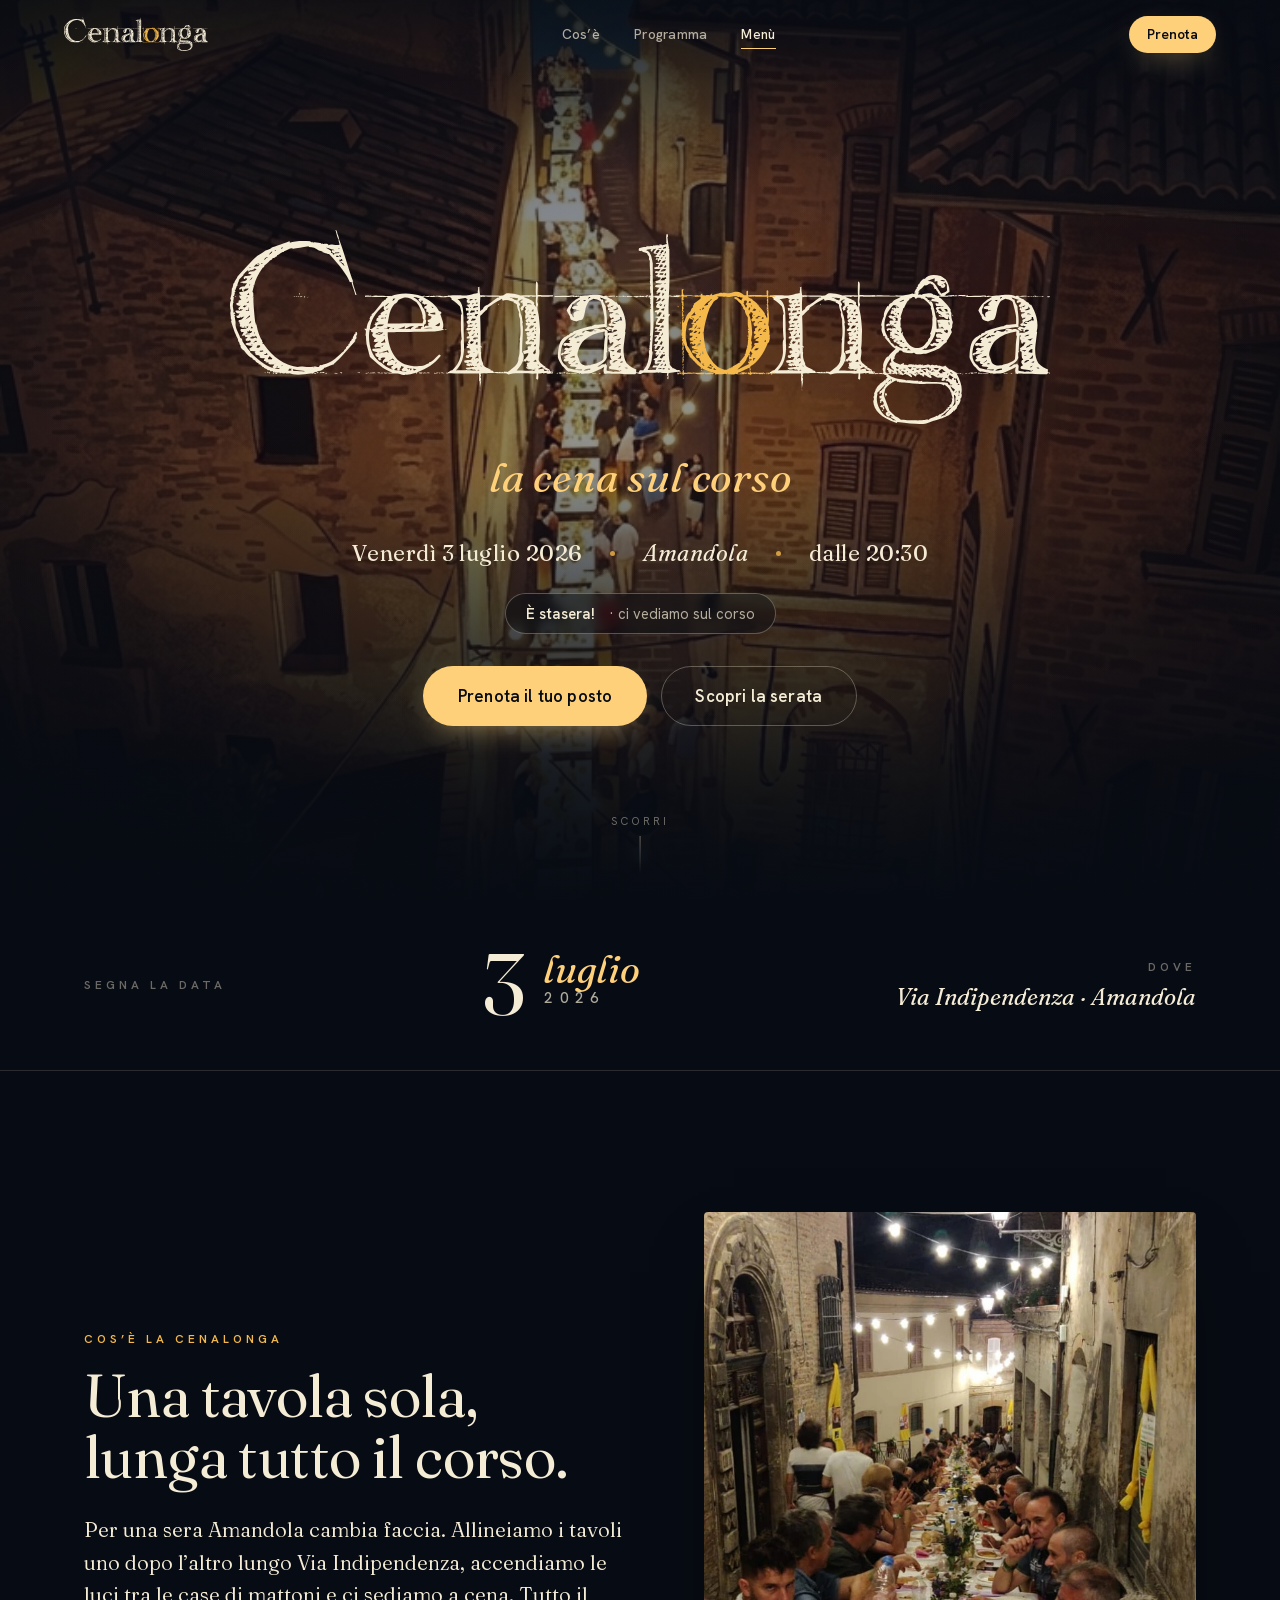
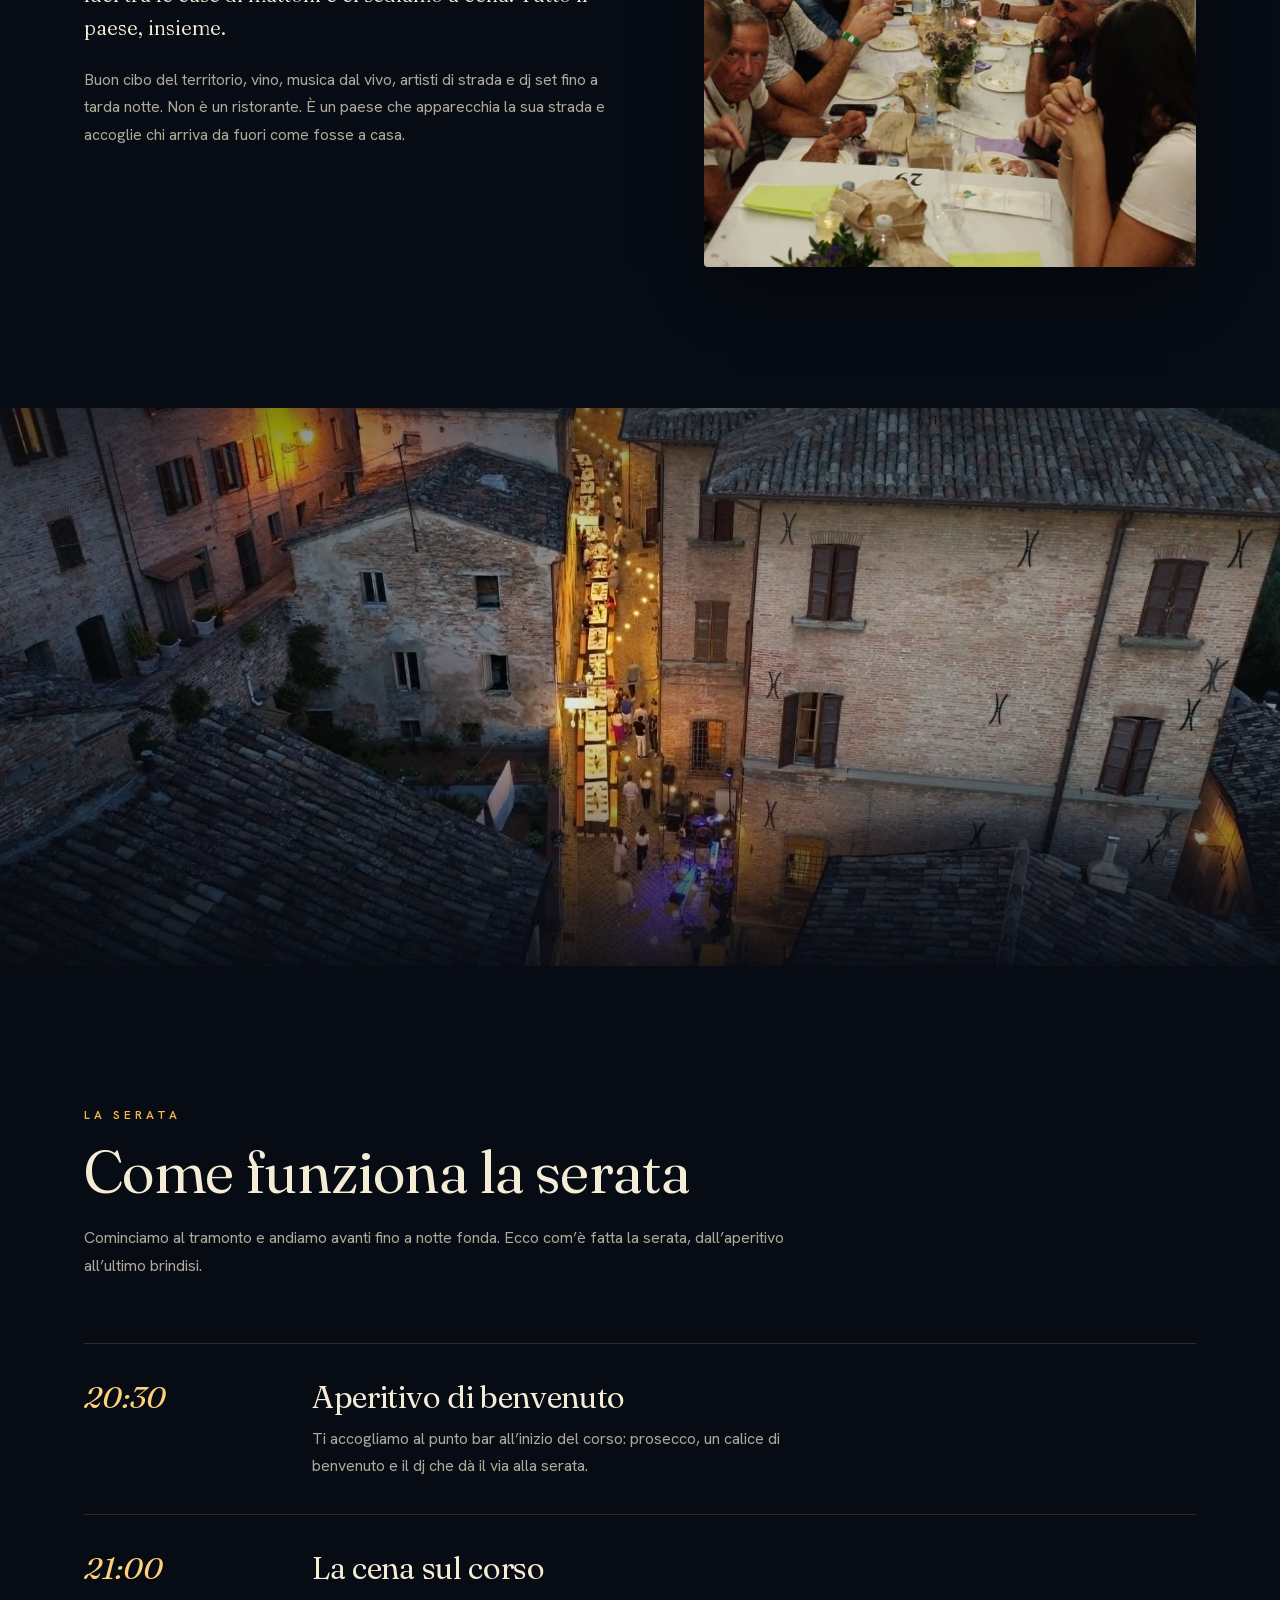
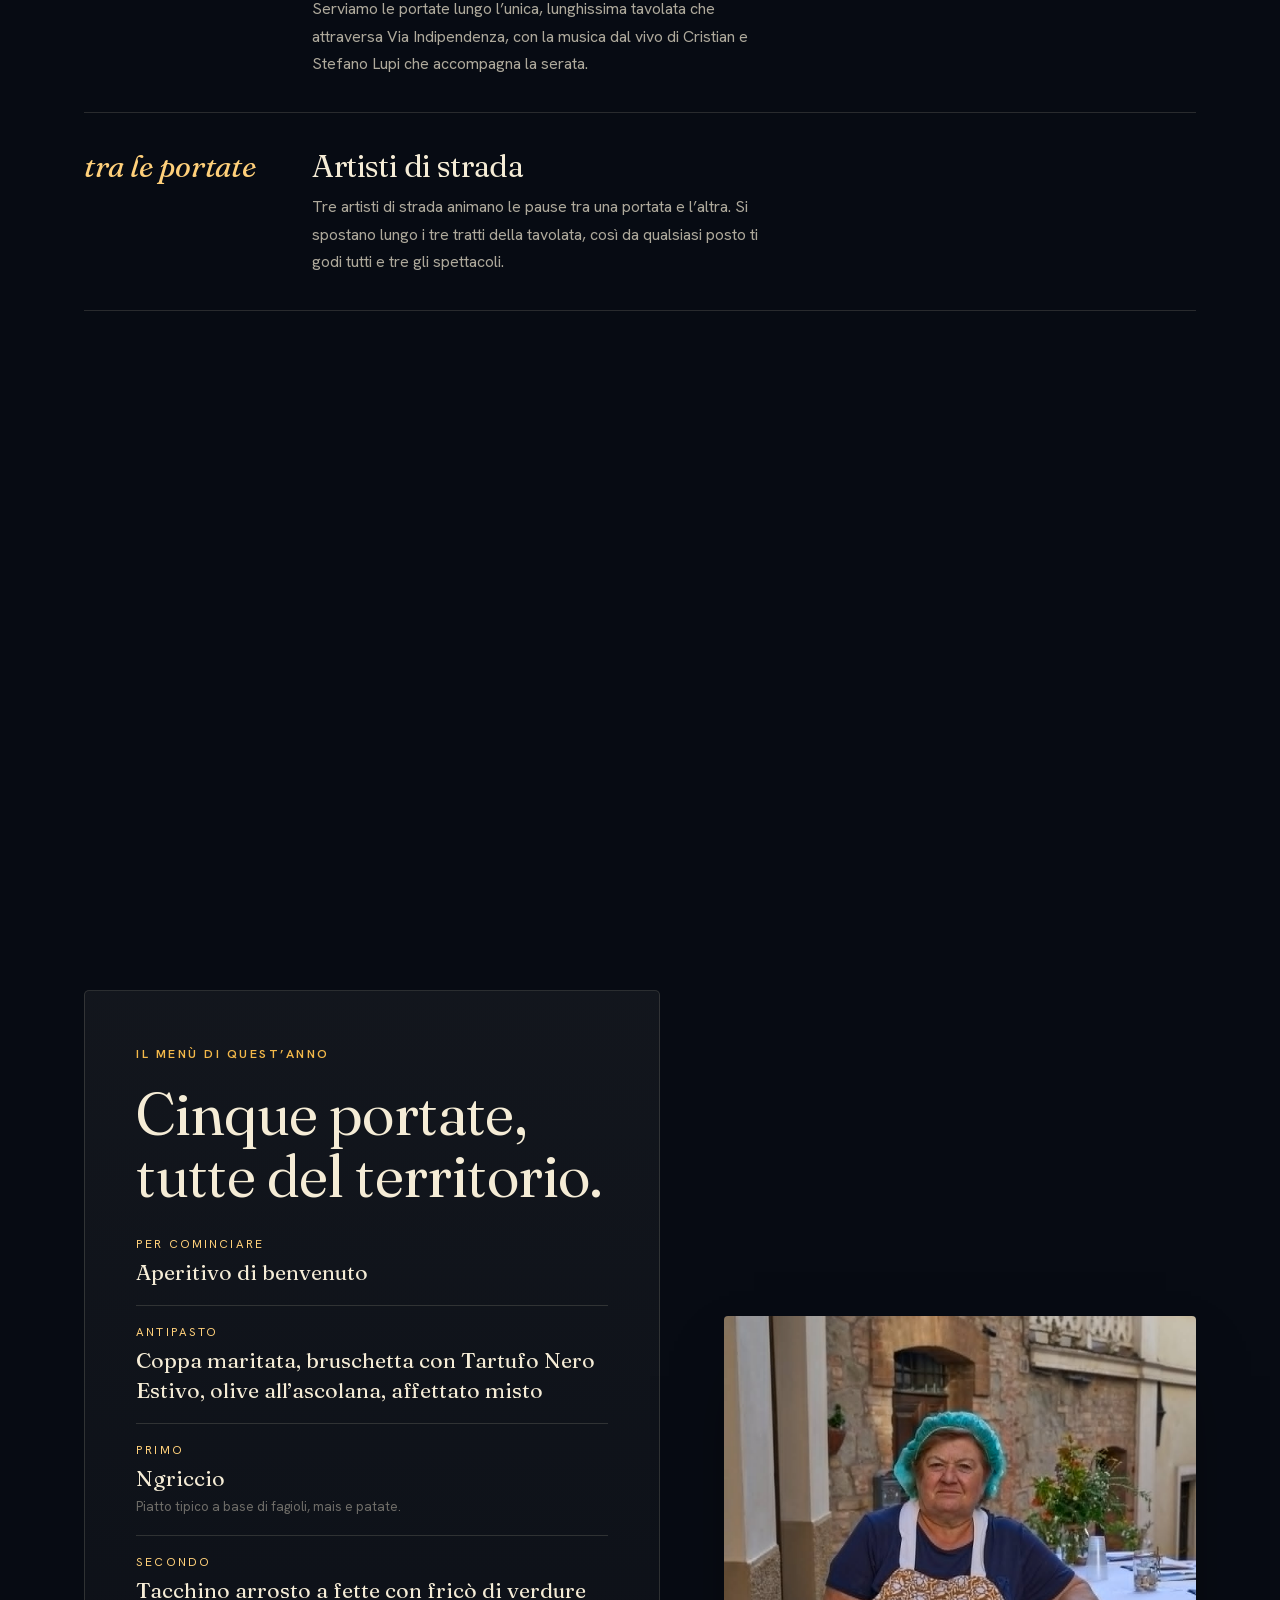
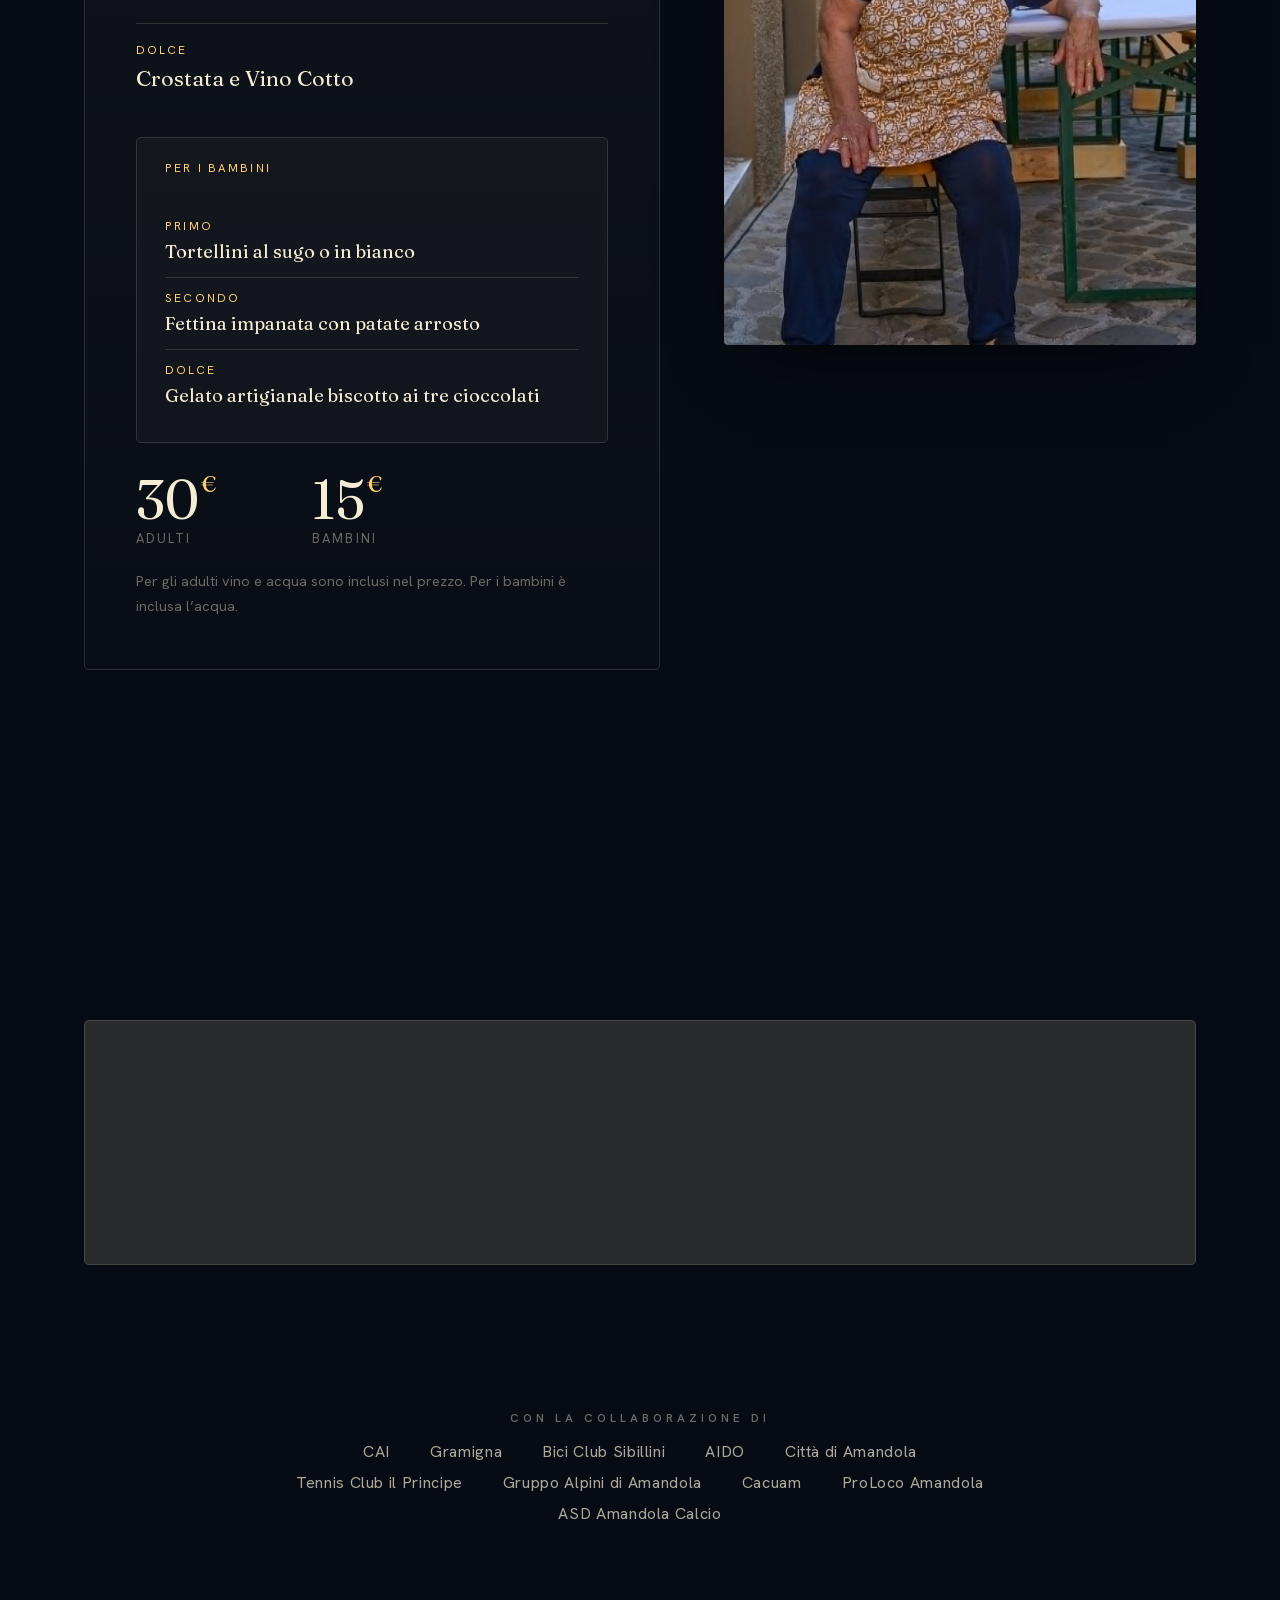
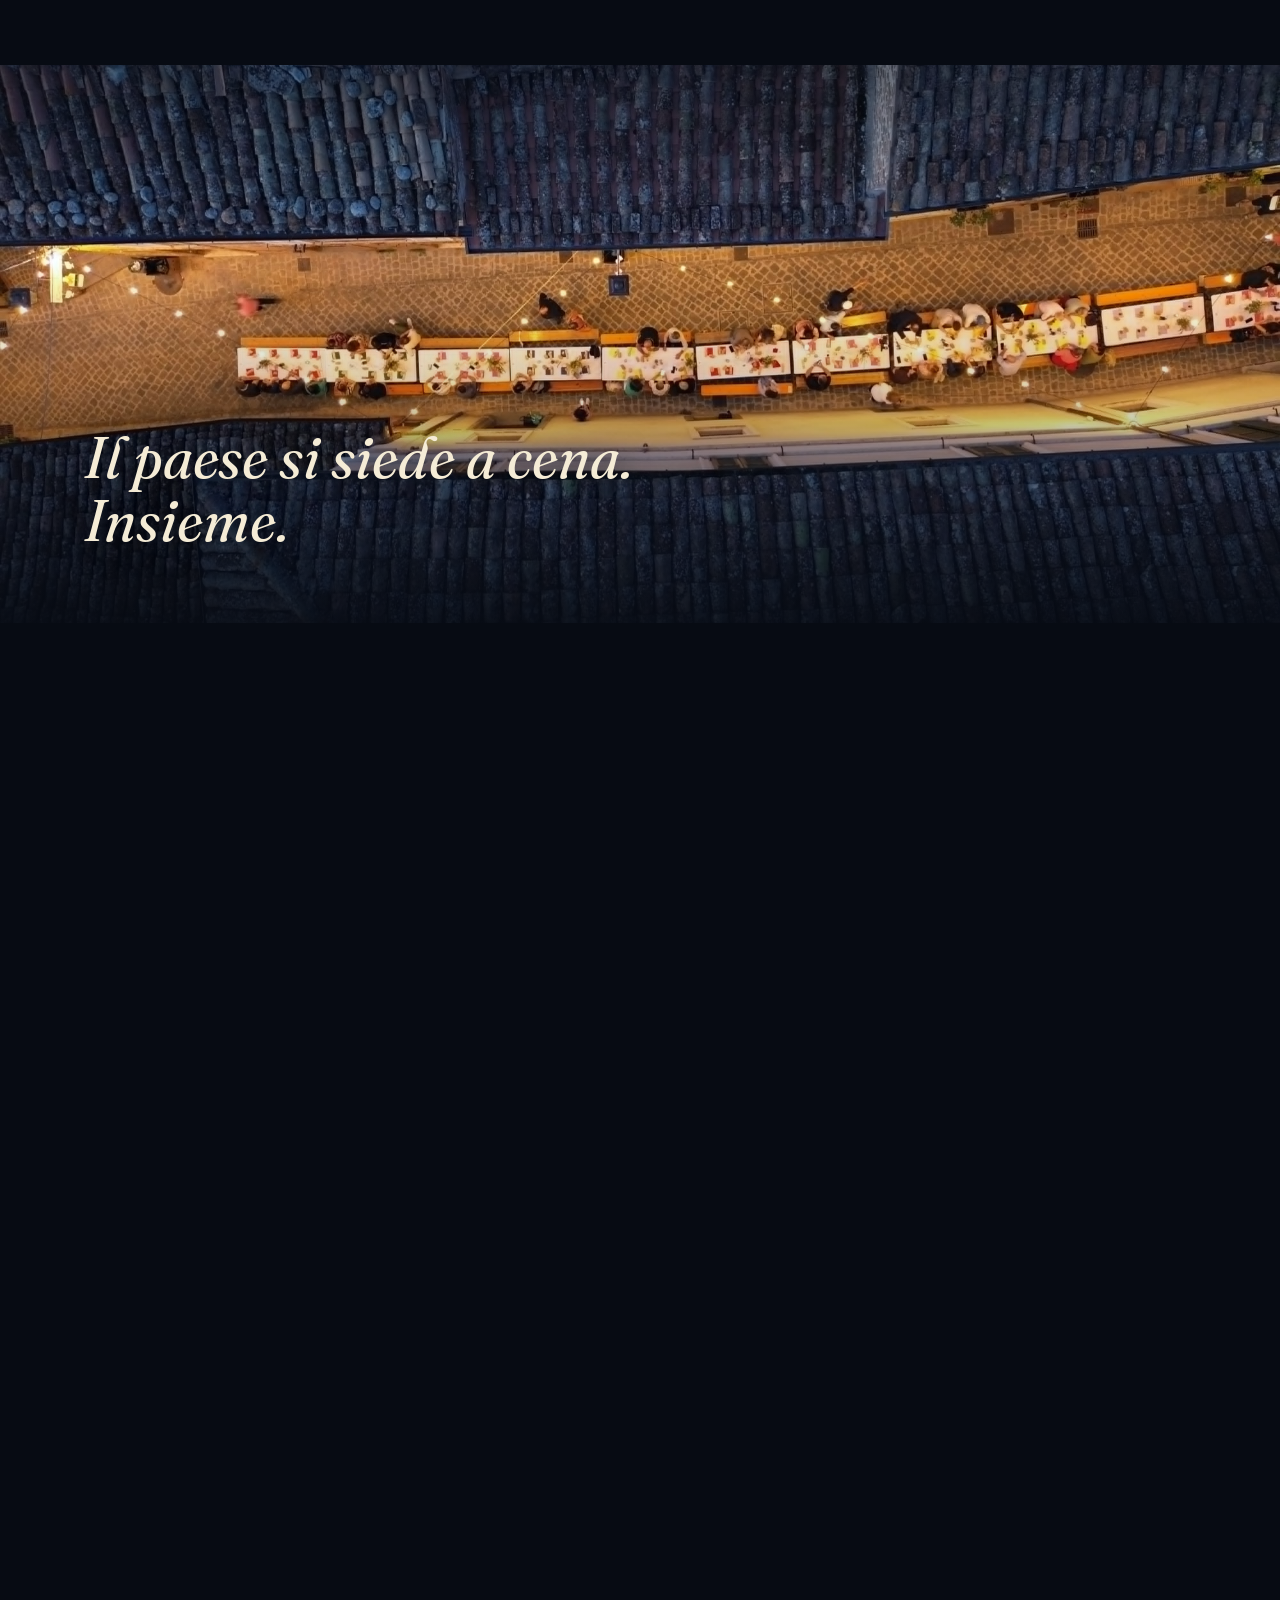
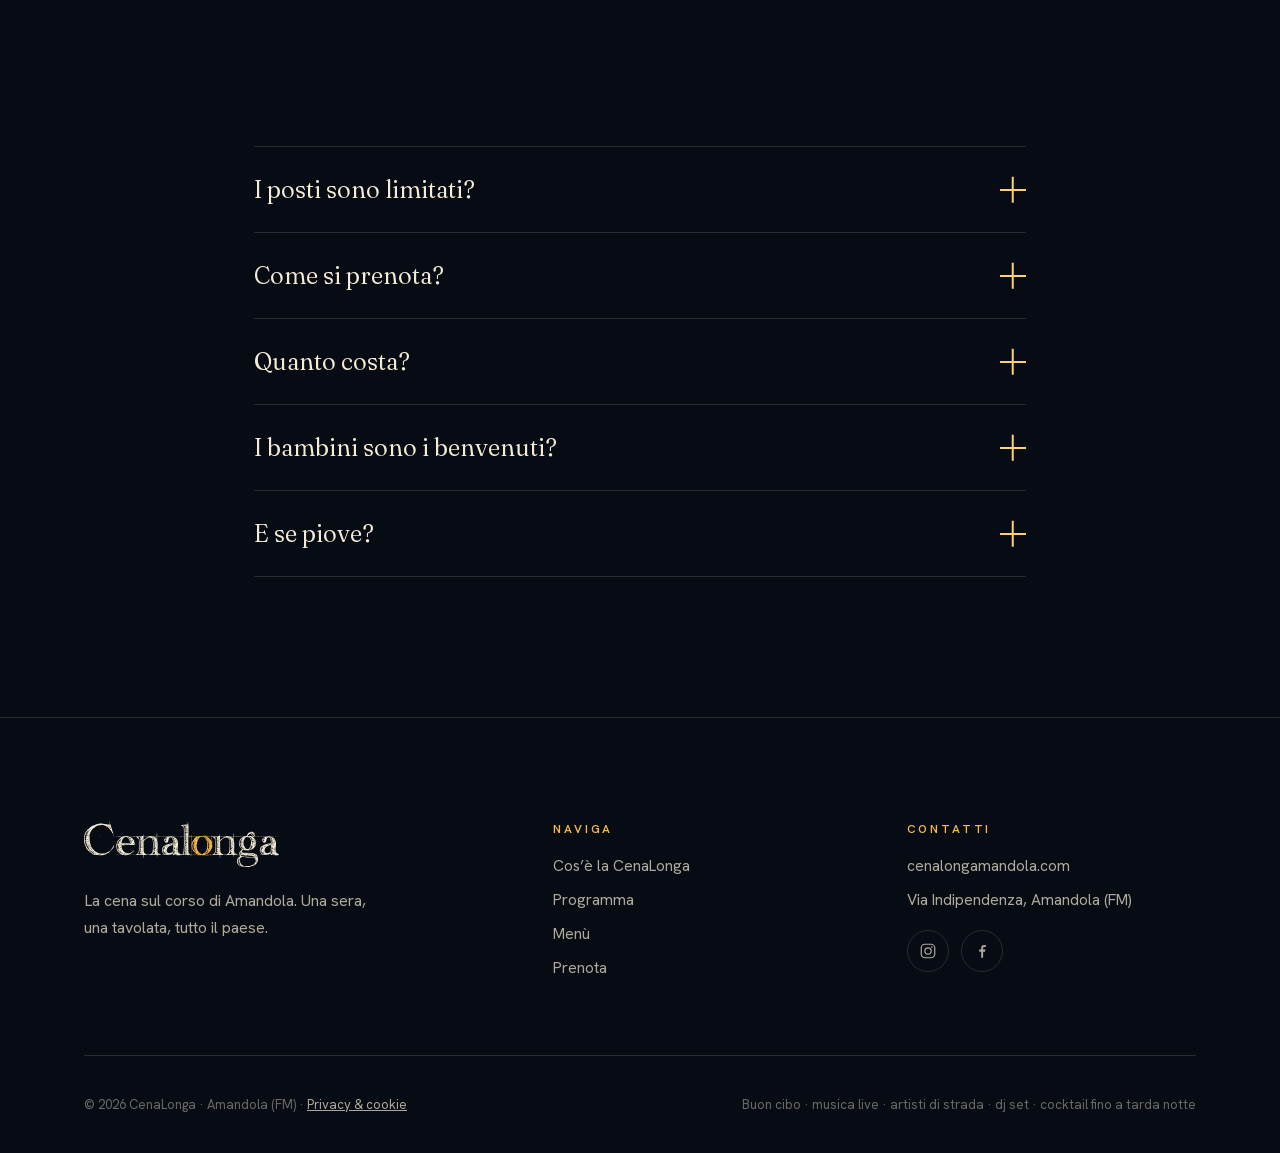
<file: index.html>
<!DOCTYPE html>
<html lang="it">
<head>
<meta charset="utf-8">
<meta name="viewport" content="width=device-width, initial-scale=1">
<title>CenaLonga · la cena sul corso · Amandola, 3 luglio 2026</title>
<meta name="description" content="Una sera, una tavolata lunga tutto il corso di Amandola. Buon cibo, musica dal vivo, artisti di strada e dj set fino a notte fonda. Ti aspettiamo venerdì 3 luglio 2026.">

<!-- Favicon -->
<link rel="icon" type="image/svg+xml" href="assets/cenalonga-logo.svg">
<meta name="theme-color" content="#070B13">

<!-- Open Graph -->
<meta property="og:type" content="website">
<meta property="og:locale" content="it_IT">
<meta property="og:site_name" content="CenaLonga">
<meta property="og:title" content="CenaLonga · la cena sul corso · Amandola, 3 luglio 2026">
<meta property="og:description" content="Una sera, una tavolata lunga tutto il corso di Amandola. Buon cibo, musica dal vivo, artisti di strada e dj set fino a notte fonda. Ti aspettiamo venerdì 3 luglio 2026.">
<meta property="og:url" content="https://tomthias.github.io/cenalonga/">
<meta property="og:image" content="https://tomthias.github.io/cenalonga/assets/photo-aerial-dusk.jpeg">
<meta property="og:image:width" content="4000">
<meta property="og:image:height" content="2250">
<meta property="og:image:alt" content="La lunga tavolata illuminata lungo il corso di Amandola al tramonto">

<!-- Twitter -->
<meta name="twitter:card" content="summary_large_image">
<meta name="twitter:title" content="CenaLonga · la cena sul corso">
<meta name="twitter:description" content="Una tavolata lunga tutto il corso di Amandola. Ti aspettiamo venerdì 3 luglio 2026.">
<meta name="twitter:image" content="https://tomthias.github.io/cenalonga/assets/photo-aerial-dusk.jpeg">

<!-- Font self-hostati: precarico i due tagli principali per evitare il flash -->
<link rel="preload" href="assets/fonts/fraunces-normal-latin.woff2" as="font" type="font/woff2" crossorigin>
<link rel="preload" href="assets/fonts/hankengrotesk-latin.woff2" as="font" type="font/woff2" crossorigin>
<link rel="stylesheet" href="styles.css">
</head>
<body>

<div class="scroll-progress" id="scroll-progress" aria-hidden="true"></div>

<!-- ===================== HEADER ===================== -->
<header class="site-header">
  <a href="#top" class="brand-link" aria-label="CenaLonga, torna su"><img class="logo-mark" src="assets/cenalonga-logo.svg" alt="CenaLonga"></a>
  <nav class="nav-links" id="nav-links" aria-label="Sezioni">
    <a href="#cosa">Cos’è</a>
    <a href="#programma">Programma</a>
    <a href="#menu">Menù</a>
  </nav>
  <a id="header-cta" class="btn btn-primary header-cta js-book" href="#prenota">Prenota</a>
  <button class="nav-toggle" id="nav-toggle" aria-label="Apri il menu" aria-expanded="false" aria-controls="nav-links">
    <span class="nav-toggle-bar"></span>
    <span class="nav-toggle-bar"></span>
    <span class="nav-toggle-bar"></span>
  </button>
</header>

<span id="top"></span>

<!-- ===================== HERO ===================== -->
<section class="hero">
  <div class="hero-bg" aria-hidden="true"><img class="hero-bg-img" id="hero-bg-img" src="assets/cenalonga-hero.png" alt=""></div>
  <div class="hero-inner">
    <img class="hero-logo" src="assets/cenalonga-logo.svg" alt="CenaLonga">
    <p class="hero-tagline">la cena sul corso</p>
    <div class="hero-meta">
      <span>Venerdì 3 luglio 2026</span>
      <span class="dot" aria-hidden="true"></span>
      <span class="place">Amandola</span>
      <span class="dot" aria-hidden="true"></span>
      <span>dalle 20:30</span>
    </div>
    <div class="count-pill" id="hero-count">Mancano <b>…</b> giorni alla cena</div>
    <div class="hero-cta-row">
      <a class="btn btn-primary btn-lg js-book" href="#prenota">Prenota il tuo posto</a>
      <a class="btn btn-ghost btn-lg" href="#cosa">Scopri la serata</a>
    </div>
  </div>
  <div class="scroll-cue" aria-hidden="true"><span>scorri</span><span class="line"></span></div>
</section>

<!-- ===================== SAVE THE DATE STRIP ===================== -->
<section class="section-strip">
  <div class="wrap strip-inner reveal">
    <div class="strip-eyebrow eyebrow dim">Segna la data</div>
    <div class="datelock">
      <span class="d">3</span>
      <span class="col">
        <span class="m ital">luglio</span>
        <span class="y">2026</span>
      </span>
    </div>
    <div class="strip-where">
      <span class="eyebrow dim">Dove</span>
      <span class="serif ital strip-place">Via Indipendenza · Amandola</span>
    </div>
  </div>
</section>
<hr class="hr">

<!-- ===================== COS'È ===================== -->
<section id="cosa" class="section-pad">
  <div class="wrap split">
    <div class="story-copy reveal">
      <div class="eyebrow">Cos’è la CenaLonga</div>
      <h2 style="margin-top:18px">Una tavola sola,<br>lunga tutto il corso.</h2>
      <p class="lead" style="margin-top:26px">Per una sera Amandola cambia faccia. Allineiamo i tavoli uno dopo l’altro lungo Via Indipendenza, accendiamo le luci tra le case di mattoni e ci sediamo a cena. Tutto il paese, insieme.</p>
      <p>Buon cibo del territorio, vino, musica dal vivo, artisti di strada e dj set fino a tarda notte. Non è un ristorante. È un paese che apparecchia la sua strada e accoglie chi arriva da fuori come fosse a casa.</p>
    </div>
    <div class="story-media reveal">
      <img src="assets/photo-tavolata-notte.webp" alt="La tavolata della CenaLonga gremita di commensali, di sera, sotto le luci appese tra le case del corso di Amandola">
    </div>
  </div>
</section>

<!-- ===================== BAND 1 ===================== -->
<section class="band reveal" aria-label="La tavolata sul corso al tramonto">
  <img src="assets/photo-aerial-dusk.jpeg" alt="Veduta dall'alto della lunga tavolata illuminata lungo il corso di Amandola al tramonto">
</section>

<!-- ===================== PROGRAMMA ===================== -->
<section id="programma" class="section-pad">
  <div class="wrap">
    <div class="reveal" style="max-width:720px">
      <div class="eyebrow">La serata</div>
      <h2 style="margin-top:18px">Come funziona la serata</h2>
      <p style="margin-top:22px">Cominciamo al tramonto e andiamo avanti fino a notte fonda. Ecco com’è fatta la serata, dall’aperitivo all’ultimo brindisi.</p>
    </div>

    <div class="timeline">
      <div class="tl-row reveal">
        <div class="tl-time">20:30</div>
        <div class="tl-body"><h3>Aperitivo di benvenuto</h3><p>Ti accogliamo al punto bar all’inizio del corso: prosecco, un calice di benvenuto e il dj che dà il via alla serata.</p></div>
      </div>
      <div class="tl-row reveal">
        <div class="tl-time">21:00</div>
        <div class="tl-body"><h3>La cena sul corso</h3><p>Serviamo le portate lungo l’unica, lunghissima tavolata che attraversa Via Indipendenza, con la musica dal vivo di Cristian e Stefano Lupi che accompagna la serata.</p></div>
      </div>
      <div class="tl-row reveal">
        <div class="tl-time ital">tra le portate</div>
        <div class="tl-body"><h3>Artisti di strada</h3><p>Tre artisti di strada animano le pause tra una portata e l’altra. Si spostano lungo i tre tratti della tavolata, così da qualsiasi posto ti godi tutti e tre gli spettacoli.</p></div>
      </div>
      <div class="tl-row reveal">
        <div class="tl-time ital">durante la cena</div>
        <div class="tl-body"><h3>Per i più piccoli</h3><p>Alla Casa del Parco c’è l’animazione per i bambini, così i più piccoli si divertono mentre i grandi restano a tavola.</p></div>
      </div>
      <div class="tl-row reveal">
        <div class="tl-time ital">dopo il dolce</div>
        <div class="tl-body"><h3>Si accende la festa</h3><p>Arrivato il dolce, cantiamo qualche canzone insieme per scaldare l’atmosfera, poi parte il dj set.</p></div>
      </div>
      <div class="tl-row reveal">
        <div class="tl-time ital">a seguire</div>
        <div class="tl-body"><h3>DJ set &amp; festa</h3><p>Quando i tavoli si svuotano si balla davanti al bar, in fondo al corso, con Michele “DJ Wolf” alla consolle. Cocktail e brindisi fino a tarda notte.</p></div>
      </div>
    </div>
  </div>
</section>

<!-- ===================== MENÙ ===================== -->
<section id="menu" class="section-pad" style="padding-top:0">
  <div class="wrap menu-wrap">
    <div class="menu-card reveal">
      <div class="menu-eyebrow">Il menù di quest’anno</div>
      <h2 style="margin:20px 0 0">Cinque portate,<br>tutte del territorio.</h2>
      <ul class="menu-courses">
        <li class="course">
          <span class="label">Per cominciare</span>
          <span class="dish">Aperitivo di benvenuto</span>
        </li>
        <li class="course">
          <span class="label">Antipasto</span>
          <span class="dish">Coppa maritata, bruschetta con Tartufo Nero Estivo, olive all’ascolana, affettato misto</span>
        </li>
        <li class="course">
          <span class="label">Primo</span>
          <span class="dish">Ngriccio<small>Piatto tipico a base di fagioli, mais e patate.</small></span>
        </li>
        <li class="course">
          <span class="label">Secondo</span>
          <span class="dish">Tacchino arrosto a fette con fricò di verdure</span>
        </li>
        <li class="course">
          <span class="label">Dolce</span>
          <span class="dish">Crostata e Vino Cotto</span>
        </li>
      </ul>

      <div class="menu-kids">
        <span class="kids-title">Per i bambini</span>
        <ul class="menu-courses">
          <li class="course">
            <span class="label">Primo</span>
            <span class="dish">Tortellini al sugo o in bianco</span>
          </li>
          <li class="course">
            <span class="label">Secondo</span>
            <span class="dish">Fettina impanata con patate arrosto</span>
          </li>
          <li class="course">
            <span class="label">Dolce</span>
            <span class="dish">Gelato artigianale biscotto ai tre cioccolati</span>
          </li>
        </ul>
      </div>

      <div class="price-row">
        <div class="price">
          <span class="amt">30<small>€</small></span>
          <span class="who">Adulti</span>
        </div>
        <div class="divider" aria-hidden="true"></div>
        <div class="price">
          <span class="amt">15<small>€</small></span>
          <span class="who">Bambini</span>
        </div>
      </div>
      <p class="menu-note">Per gli adulti vino e acqua sono inclusi nel prezzo. Per i bambini è inclusa l’acqua.</p>
    </div>
    <div class="story-media reveal">
      <img src="assets/photo-cuoca.jpeg" alt="Una delle cuoche del paese accanto alla tavolata apparecchiata">
    </div>
  </div>
</section>

<!-- ===================== INFO ===================== -->
<section id="info" class="section-pad" style="padding-top:0">
  <div class="wrap">
    <div class="reveal" style="max-width:720px;margin-bottom:clamp(34px,4vw,56px)">
      <div class="eyebrow">Informazioni</div>
      <h2 style="margin-top:18px">Tutto quello che serve sapere</h2>
    </div>
    <div class="info-grid reveal" data-stagger>
      <div class="info-cell">
        <span class="label">Dove</span>
        <span class="big">Via Indipendenza</span>
        <span class="sub">Centro storico di Amandola (FM), nel cuore dei Monti Sibillini, Marche.</span>
      </div>
      <div class="info-cell">
        <span class="label">Quando</span>
        <span class="big">Venerdì 3 luglio 2026</span>
        <span class="sub">Dalle 20:30 fino a tarda notte. Si cena all’aperto, sul corso.</span>
      </div>
      <div class="info-cell">
        <span class="label">Come</span>
        <span class="big">Su prenotazione</span>
        <span class="sub">Posti limitati, dal 20 giugno al 2 luglio. Prenoti online su Eventbrite da questo sito, oppure all’Ufficio Turistico di Amandola senza commissioni.</span>
      </div>
    </div>
  </div>
</section>

<!-- ===================== ASSOCIAZIONI ===================== -->
<section id="associazioni" class="section-pad" style="padding-top:0">
  <div class="wrap">
    <div class="reveal assoc-block">
      <span class="eyebrow dim">Con la collaborazione di</span>
      <ul class="assoc-names">
        <li>CAI</li>
        <li>Gramigna</li>
        <li>Bici Club Sibillini</li>
        <li>AIDO</li>
        <li>Città di Amandola</li>
        <li>Tennis Club il Principe</li>
        <li>Gruppo Alpini di Amandola</li>
        <li>Cacuam</li>
        <li>ProLoco Amandola</li>
        <li>ASD Amandola Calcio</li>
      </ul>
    </div>
  </div>
</section>

<!-- ===================== BAND 2 ===================== -->
<section class="band reveal" aria-label="La tavolata vista dall'alto">
  <img src="assets/photo-topdown.jpeg" alt="Veduta a piombo sulla tavolata della CenaLonga con i commensali">
  <div class="band-cap"><p class="big">Il paese si siede a cena. Insieme.</p></div>
</section>

<!-- ===================== PRENOTA ===================== -->
<section id="prenota" class="section-pad">
  <div class="wrap" style="max-width:880px">
    <div class="booking is-before reveal">
      <div class="status-tag"><span class="led" aria-hidden="true"></span><span id="b-status-text">Prenotazioni · aprono il 20 giugno</span></div>
      <h2 id="b-headline">Le prenotazioni aprono<br><span class="script gold">tra poco</span></h2>
      <p class="b-sub" id="b-sub">I posti sono pochi. Apriamo le prenotazioni <b>sabato 20 giugno</b> e chiudiamo il <b>2 luglio</b>: online su Eventbrite, oppure di persona all’<b>Ufficio Turistico di Amandola</b>, senza commissioni. Torna qui o segnati la data.</p>
      <div class="eyebrow dim" id="b-countdown-cap" style="margin-bottom:18px">All’apertura delle prenotazioni</div>
      <div class="countdown" id="b-countdown"></div>
      <a id="b-cta" class="btn btn-ghost btn-lg js-book" aria-disabled="true">Prenotazioni dal 20 giugno</a>
      <p class="b-note" id="b-note">Prenotazioni gestite su Eventbrite, tramite <a href="https://cenalongamandola.com">cenalongamandola.com</a>.</p>
    </div>
  </div>
</section>

<!-- ===================== FAQ ===================== -->
<section id="faq" class="section-pad" style="padding-top:0">
  <div class="wrap" style="max-width:900px">
    <div class="reveal" style="max-width:720px">
      <div class="eyebrow">Domande frequenti</div>
      <h2 style="margin-top:18px">Le risposte veloci</h2>
    </div>
    <div class="faq-list reveal">
      <div class="faq-item">
        <button class="faq-q" aria-expanded="false">I posti sono limitati?<span class="ico" aria-hidden="true"></span></button>
        <div class="faq-a"><div class="inner"><p>Sì. La tavolata ha un numero chiuso di posti: quando finiscono, chiudiamo le prenotazioni. Meglio non aspettare, prenota appena apriamo il 20 giugno.</p></div></div>
      </div>
      <div class="faq-item">
        <button class="faq-q" aria-expanded="false">Come si prenota?<span class="ico" aria-hidden="true"></span></button>
        <div class="faq-a"><div class="inner"><p>Hai due strade. Online su Eventbrite, che trovi da questo sito dal 20 giugno. Oppure di persona all’Ufficio Turistico di Amandola, senza commissioni. In tutti e due i casi scegli quanti posti ti servono, tra adulti e bambini.</p></div></div>
      </div>
      <div class="faq-item">
        <button class="faq-q" aria-expanded="false">Quanto costa?<span class="ico" aria-hidden="true"></span></button>
        <div class="faq-a"><div class="inner"><p>30€ per gli adulti e 15€ per i bambini, per coprire la cena. Paghi quando prenoti, su Eventbrite o all’Ufficio Turistico di Amandola.</p></div></div>
      </div>
      <div class="faq-item">
        <button class="faq-q" aria-expanded="false">I bambini sono i benvenuti?<span class="ico" aria-hidden="true"></span></button>
        <div class="faq-a"><div class="inner"><p>Altroché. La CenaLonga è una festa di paese: famiglie e bambini sono parte della serata, con una quota ridotta apposta per loro. E durante la cena, alla Casa del Parco, c’è l’animazione per i più piccoli.</p></div></div>
      </div>
      <div class="faq-item">
        <button class="faq-q" aria-expanded="false">E se piove?<span class="ico" aria-hidden="true"></span></button>
        <div class="faq-a"><div class="inner"><p>Ceniamo sul corso, all’aperto. Se il meteo fa i capricci, ti aggiorniamo sui nostri canali social e su cenalongamandola.com.</p></div></div>
      </div>
    </div>
  </div>
</section>

<!-- ===================== FOOTER ===================== -->
<footer class="site-footer">
  <div class="wrap">
    <div class="foot-grid reveal" data-stagger>
      <div class="foot-col">
        <img class="foot-logo" src="assets/cenalonga-logo.svg" alt="CenaLonga">
        <p style="max-width:34ch">La cena sul corso di Amandola. Una sera, una tavolata, tutto il paese.</p>
      </div>
      <div class="foot-col">
        <h4>Naviga</h4>
        <ul>
          <li><a href="#cosa">Cos’è la CenaLonga</a></li>
          <li><a href="#programma">Programma</a></li>
          <li><a href="#menu">Menù</a></li>
          <li><a href="#prenota">Prenota</a></li>
        </ul>
      </div>
      <div class="foot-col">
        <h4>Contatti</h4>
        <ul>
          <li><a href="https://cenalongamandola.com">cenalongamandola.com</a></li>
          <li>Via Indipendenza, Amandola (FM)</li>
        </ul>
        <div class="socials" style="margin-top:20px">
          <a href="https://www.instagram.com/cenalonga/" target="_blank" rel="noopener" aria-label="Instagram" title="Instagram">
            <svg width="18" height="18" viewBox="0 0 24 24" fill="none" stroke="currentColor" stroke-width="1.6"><rect x="3" y="3" width="18" height="18" rx="5"/><circle cx="12" cy="12" r="4.2"/><circle cx="17.2" cy="6.8" r="1.1" fill="currentColor" stroke="none"/></svg>
          </a>
          <a href="https://www.facebook.com/profile.php?id=61561306824350" target="_blank" rel="noopener" aria-label="Facebook" title="Facebook">
            <svg width="18" height="18" viewBox="0 0 24 24" fill="currentColor"><path d="M13.5 21v-8h2.6l.4-3h-3V8.1c0-.86.24-1.45 1.48-1.45H17V3.97c-.27-.04-1.2-.12-2.28-.12-2.26 0-3.8 1.38-3.8 3.9V10H8.3v3h2.62v8z"/></svg>
          </a>
        </div>
      </div>
    </div>
    <div class="foot-bottom">
      <span>© 2026 CenaLonga · Amandola (FM) · <a href="privacy.html">Privacy &amp; cookie</a></span>
      <span>Buon cibo · musica live · artisti di strada · dj set · cocktail fino a tarda notte</span>
    </div>
  </div>
</footer>

<!-- ===================== MODALE PRENOTAZIONE ===================== -->
<div class="book-modal" id="book-modal" hidden>
  <div class="book-modal-backdrop" data-book-close></div>
  <div class="book-modal-panel" role="dialog" aria-modal="true" aria-label="Prenota il tuo posto">
    <div class="book-modal-head">
      <span class="book-modal-grip" aria-hidden="true"></span>
      <span class="book-modal-title">Prenota il tuo posto</span>
      <button class="book-modal-close" type="button" aria-label="Chiudi" data-book-close>&times;</button>
    </div>
    <div class="book-modal-body">
      <div id="eb-inline" aria-live="polite"></div>
      <div id="eb-fallback" class="checkout-fallback">
        <p>Il modulo di prenotazione non è ancora attivo. Le prenotazioni aprono <b>sabato 20 giugno</b> e chiudono il <b>2 luglio</b>.</p>
        <p style="margin-top:14px">Quando sono aperte prenoti qui, oppure di persona all’<b>Ufficio Turistico di Amandola</b>, senza commissioni.</p>
        <a class="btn btn-ghost" id="eb-fallback-link" href="https://www.eventbrite.it/" target="_blank" rel="noopener" style="margin-top:20px">Vai a Eventbrite</a>
      </div>
      <p class="book-modal-note">Il checkout è fornito da <b>Eventbrite</b>, che al caricamento usa cookie propri. Dettagli nella <a href="privacy.html">Privacy</a>.</p>
    </div>
  </div>
</div>

<script src="app.js"></script>
</body>
</html>
</file>
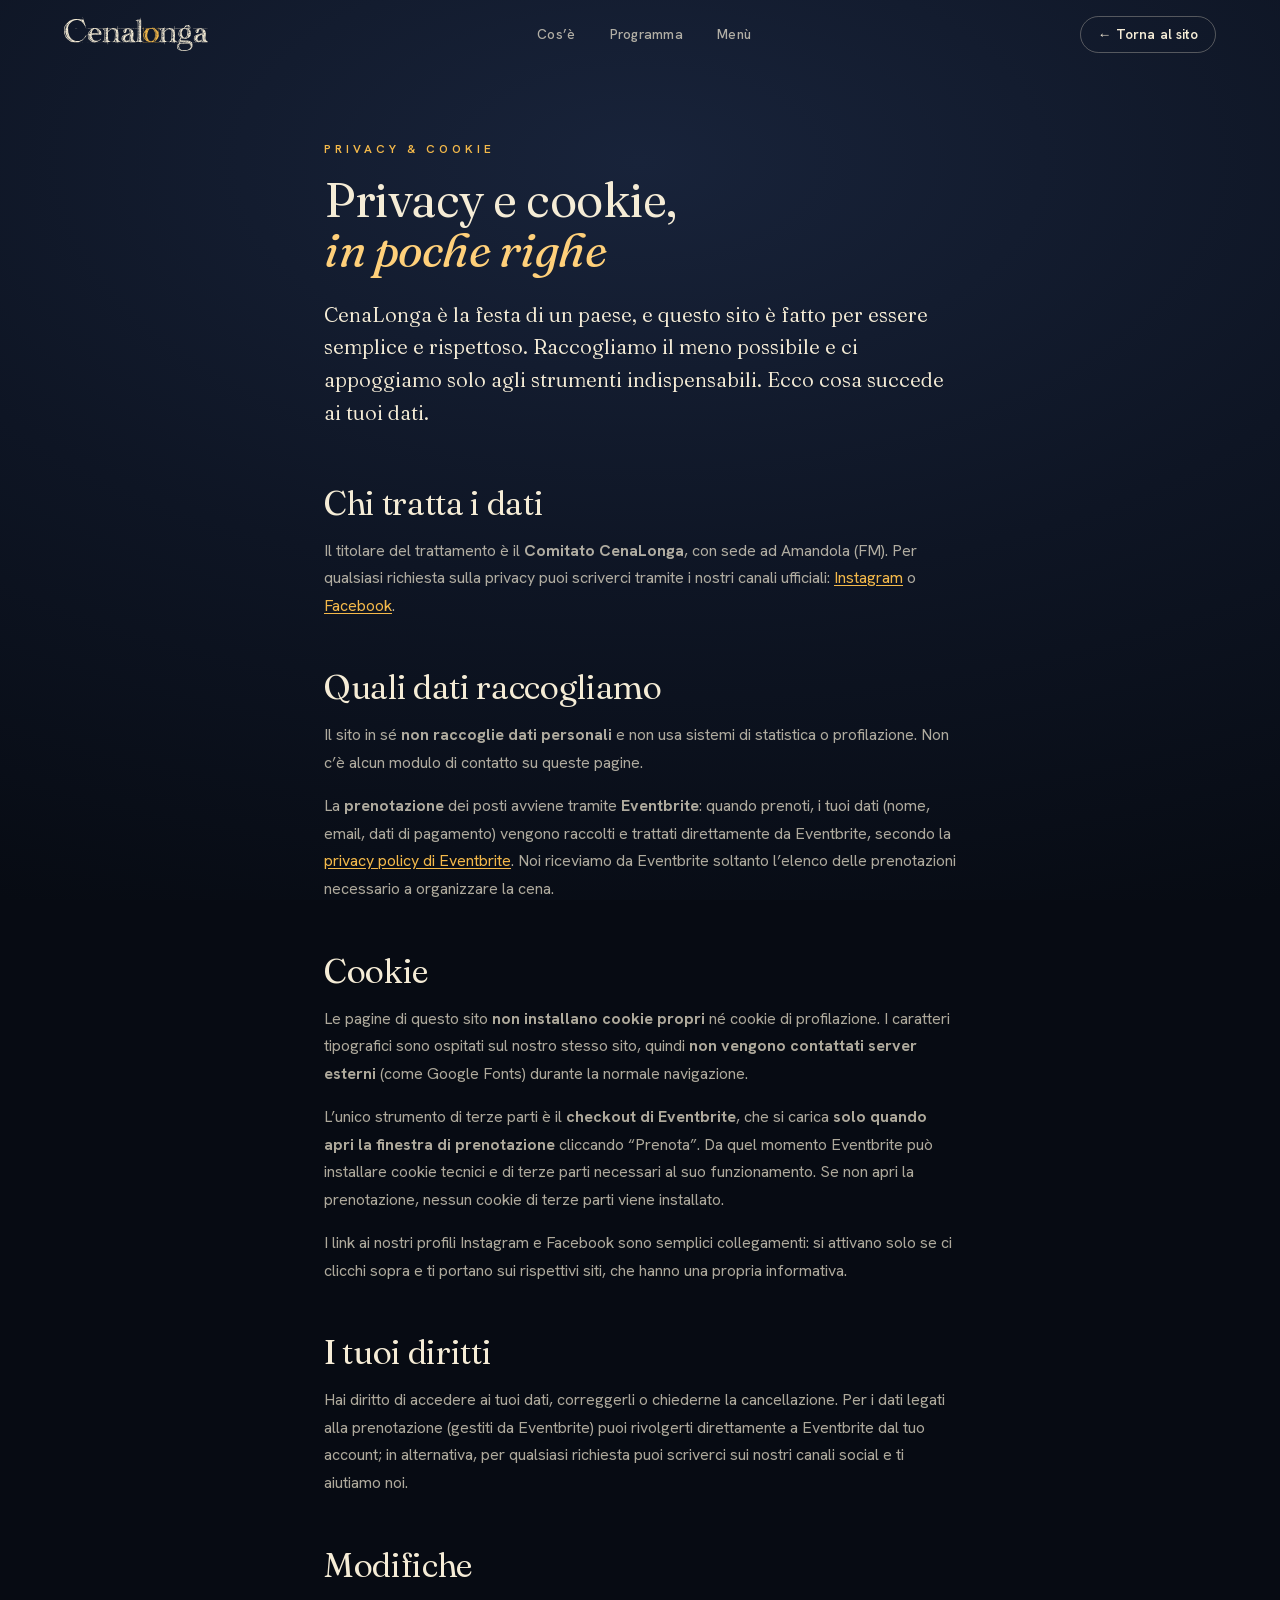
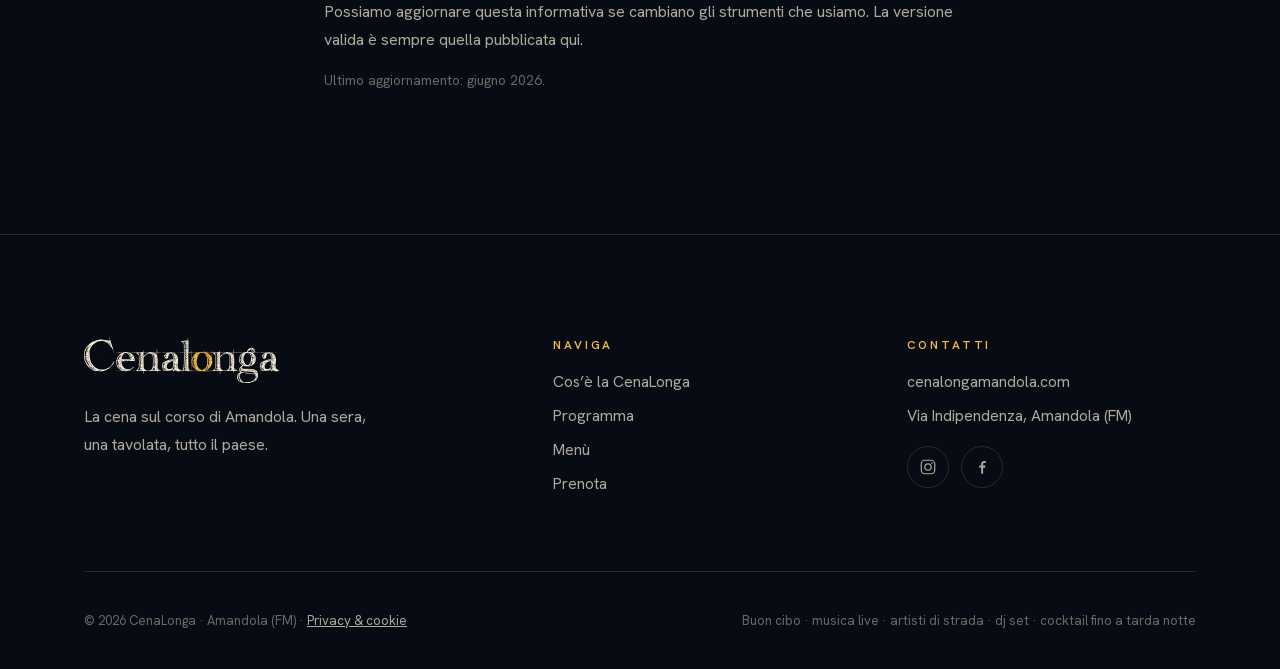
<file: privacy.html>
<!DOCTYPE html>
<html lang="it">
<head>
<meta charset="utf-8">
<meta name="viewport" content="width=device-width, initial-scale=1">
<title>Privacy &amp; cookie · CenaLonga · Amandola</title>
<meta name="description" content="Informativa privacy e cookie del sito CenaLonga, la cena sul corso di Amandola. Cosa raccogliamo, chi tratta i dati e i tuoi diritti.">

<!-- Favicon -->
<link rel="icon" type="image/svg+xml" href="assets/cenalonga-logo.svg">
<meta name="theme-color" content="#070B13">

<meta name="robots" content="index,follow">
<!-- Font self-hostati: precarico i due tagli principali per evitare il flash -->
<link rel="preload" href="assets/fonts/fraunces-normal-latin.woff2" as="font" type="font/woff2" crossorigin>
<link rel="preload" href="assets/fonts/hankengrotesk-latin.woff2" as="font" type="font/woff2" crossorigin>
<link rel="stylesheet" href="styles.css">
</head>
<body>

<div class="scroll-progress" id="scroll-progress" aria-hidden="true"></div>

<!-- ===================== HEADER ===================== -->
<header class="site-header">
  <a href="index.html" class="brand-link" aria-label="CenaLonga, torna alla home"><img class="logo-mark" src="assets/cenalonga-logo.svg" alt="CenaLonga"></a>
  <nav class="nav-links" id="nav-links" aria-label="Sezioni">
    <a href="index.html#cosa">Cos’è</a>
    <a href="index.html#programma">Programma</a>
    <a href="index.html#menu">Menù</a>
  </nav>
  <a class="btn btn-ghost header-cta" href="index.html">← Torna al sito</a>
  <button class="nav-toggle" id="nav-toggle" aria-label="Apri il menu" aria-expanded="false" aria-controls="nav-links">
    <span class="nav-toggle-bar"></span>
    <span class="nav-toggle-bar"></span>
    <span class="nav-toggle-bar"></span>
  </button>
</header>

<span id="top"></span>

<!-- ===================== INFORMATIVA ===================== -->
<main class="section-pad">
  <div class="wrap legal" style="max-width:760px">
    <div class="reveal">
      <div class="eyebrow">Privacy &amp; cookie</div>
      <h1 style="margin-top:18px;font-size:clamp(2rem,5vw,3rem)">Privacy e cookie,<br><span class="script gold">in poche righe</span></h1>
      <p class="lead" style="margin-top:24px">CenaLonga è la festa di un paese, e questo sito è fatto per essere semplice e rispettoso. Raccogliamo il meno possibile e ci appoggiamo solo agli strumenti indispensabili. Ecco cosa succede ai tuoi dati.</p>
    </div>

    <div class="reveal legal-body">
      <h2>Chi tratta i dati</h2>
      <p>Il titolare del trattamento è il <b>Comitato CenaLonga</b>, con sede ad Amandola (FM). Per qualsiasi richiesta sulla privacy puoi scriverci tramite i nostri canali ufficiali:
        <a href="https://www.instagram.com/cenalonga/" target="_blank" rel="noopener">Instagram</a> o
        <a href="https://www.facebook.com/profile.php?id=61561306824350" target="_blank" rel="noopener">Facebook</a>.
      </p>

      <h2>Quali dati raccogliamo</h2>
      <p>Il sito in sé <b>non raccoglie dati personali</b> e non usa sistemi di statistica o profilazione. Non c’è alcun modulo di contatto su queste pagine.</p>
      <p>La <b>prenotazione</b> dei posti avviene tramite <b>Eventbrite</b>: quando prenoti, i tuoi dati (nome, email, dati di pagamento) vengono raccolti e trattati direttamente da Eventbrite, secondo la
        <a href="https://www.eventbrite.it/help/it/articles/460838/" target="_blank" rel="noopener">privacy policy di Eventbrite</a>. Noi riceviamo da Eventbrite soltanto l’elenco delle prenotazioni necessario a organizzare la cena.</p>

      <h2>Cookie</h2>
      <p>Le pagine di questo sito <b>non installano cookie propri</b> né cookie di profilazione. I caratteri tipografici sono ospitati sul nostro stesso sito, quindi <b>non vengono contattati server esterni</b> (come Google Fonts) durante la normale navigazione.</p>
      <p>L’unico strumento di terze parti è il <b>checkout di Eventbrite</b>, che si carica <b>solo quando apri la finestra di prenotazione</b> cliccando “Prenota”. Da quel momento Eventbrite può installare cookie tecnici e di terze parti necessari al suo funzionamento. Se non apri la prenotazione, nessun cookie di terze parti viene installato.</p>
      <p>I link ai nostri profili Instagram e Facebook sono semplici collegamenti: si attivano solo se ci clicchi sopra e ti portano sui rispettivi siti, che hanno una propria informativa.</p>

      <h2>I tuoi diritti</h2>
      <p>Hai diritto di accedere ai tuoi dati, correggerli o chiederne la cancellazione. Per i dati legati alla prenotazione (gestiti da Eventbrite) puoi rivolgerti direttamente a Eventbrite dal tuo account; in alternativa, per qualsiasi richiesta puoi scriverci sui nostri canali social e ti aiutiamo noi.</p>

      <h2>Modifiche</h2>
      <p>Possiamo aggiornare questa informativa se cambiano gli strumenti che usiamo. La versione valida è sempre quella pubblicata qui.</p>

      <p class="legal-updated">Ultimo aggiornamento: giugno 2026.</p>
    </div>
  </div>
</main>

<!-- ===================== FOOTER ===================== -->
<footer class="site-footer">
  <div class="wrap">
    <div class="foot-grid reveal" data-stagger>
      <div class="foot-col">
        <img class="foot-logo" src="assets/cenalonga-logo.svg" alt="CenaLonga">
        <p style="max-width:34ch">La cena sul corso di Amandola. Una sera, una tavolata, tutto il paese.</p>
      </div>
      <div class="foot-col">
        <h4>Naviga</h4>
        <ul>
          <li><a href="index.html#cosa">Cos’è la CenaLonga</a></li>
          <li><a href="index.html#programma">Programma</a></li>
          <li><a href="index.html#menu">Menù</a></li>
          <li><a href="index.html#prenota">Prenota</a></li>
        </ul>
      </div>
      <div class="foot-col">
        <h4>Contatti</h4>
        <ul>
          <li><a href="https://cenalongamandola.com">cenalongamandola.com</a></li>
          <li>Via Indipendenza, Amandola (FM)</li>
        </ul>
        <div class="socials" style="margin-top:20px">
          <a href="https://www.instagram.com/cenalonga/" target="_blank" rel="noopener" aria-label="Instagram" title="Instagram">
            <svg width="18" height="18" viewBox="0 0 24 24" fill="none" stroke="currentColor" stroke-width="1.6"><rect x="3" y="3" width="18" height="18" rx="5"/><circle cx="12" cy="12" r="4.2"/><circle cx="17.2" cy="6.8" r="1.1" fill="currentColor" stroke="none"/></svg>
          </a>
          <a href="https://www.facebook.com/profile.php?id=61561306824350" target="_blank" rel="noopener" aria-label="Facebook" title="Facebook">
            <svg width="18" height="18" viewBox="0 0 24 24" fill="currentColor"><path d="M13.5 21v-8h2.6l.4-3h-3V8.1c0-.86.24-1.45 1.48-1.45H17V3.97c-.27-.04-1.2-.12-2.28-.12-2.26 0-3.8 1.38-3.8 3.9V10H8.3v3h2.62v8z"/></svg>
          </a>
        </div>
      </div>
    </div>
    <div class="foot-bottom">
      <span>© 2026 CenaLonga · Amandola (FM) · <a href="privacy.html">Privacy &amp; cookie</a></span>
      <span>Buon cibo · musica live · artisti di strada · dj set · cocktail fino a tarda notte</span>
    </div>
  </div>
</footer>

<script src="app.js"></script>
</body>
</html>
</file>
<file: styles.css>
/* ============================================================
   CenaLonga — la cena sul corso · Amandola
   Design system rooted in the official poster
   ============================================================ */

/* Font self-hostati (niente chiamate a Google → niente trasferimento IP/cookie).
   Variabili: Fraunces 300-700 (normale+corsivo), Hanken Grotesk 400-700.
   Sottoinsiemi latin + latin-ext: coprono l'italiano (accenti, virgolette curve, €). */
@font-face{
  font-family:'Fraunces';font-style:normal;font-weight:300 700;font-display:swap;
  src:url('assets/fonts/fraunces-normal-latin.woff2') format('woff2');
  unicode-range:U+0000-00FF,U+0131,U+0152-0153,U+02BB-02BC,U+02C6,U+02DA,U+02DC,U+0304,U+0308,U+0329,U+2000-206F,U+20AC,U+2122,U+2191,U+2193,U+2212,U+2215,U+FEFF,U+FFFD;
}
@font-face{
  font-family:'Fraunces';font-style:normal;font-weight:300 700;font-display:swap;
  src:url('assets/fonts/fraunces-normal-latin-ext.woff2') format('woff2');
  unicode-range:U+0100-02BA,U+02BD-02C5,U+02C7-02CC,U+02CE-02D7,U+02DD-02FF,U+0304,U+0308,U+0329,U+1D00-1DBF,U+1E00-1E9F,U+1EF2-1EFF,U+2020,U+20A0-20AB,U+20AD-20C0,U+2113,U+2C60-2C7F,U+A720-A7FF;
}
@font-face{
  font-family:'Fraunces';font-style:italic;font-weight:300 700;font-display:swap;
  src:url('assets/fonts/fraunces-italic-latin.woff2') format('woff2');
  unicode-range:U+0000-00FF,U+0131,U+0152-0153,U+02BB-02BC,U+02C6,U+02DA,U+02DC,U+0304,U+0308,U+0329,U+2000-206F,U+20AC,U+2122,U+2191,U+2193,U+2212,U+2215,U+FEFF,U+FFFD;
}
@font-face{
  font-family:'Fraunces';font-style:italic;font-weight:300 700;font-display:swap;
  src:url('assets/fonts/fraunces-italic-latin-ext.woff2') format('woff2');
  unicode-range:U+0100-02BA,U+02BD-02C5,U+02C7-02CC,U+02CE-02D7,U+02DD-02FF,U+0304,U+0308,U+0329,U+1D00-1DBF,U+1E00-1E9F,U+1EF2-1EFF,U+2020,U+20A0-20AB,U+20AD-20C0,U+2113,U+2C60-2C7F,U+A720-A7FF;
}
@font-face{
  font-family:'Hanken Grotesk';font-style:normal;font-weight:400 700;font-display:swap;
  src:url('assets/fonts/hankengrotesk-latin.woff2') format('woff2');
  unicode-range:U+0000-00FF,U+0131,U+0152-0153,U+02BB-02BC,U+02C6,U+02DA,U+02DC,U+0304,U+0308,U+0329,U+2000-206F,U+20AC,U+2122,U+2191,U+2193,U+2212,U+2215,U+FEFF,U+FFFD;
}
@font-face{
  font-family:'Hanken Grotesk';font-style:normal;font-weight:400 700;font-display:swap;
  src:url('assets/fonts/hankengrotesk-latin-ext.woff2') format('woff2');
  unicode-range:U+0100-02BA,U+02BD-02C5,U+02C7-02CC,U+02CE-02D7,U+02DD-02FF,U+0304,U+0308,U+0329,U+1D00-1DBF,U+1E00-1E9F,U+1EF2-1EFF,U+2020,U+20A0-20AB,U+20AD-20C0,U+2113,U+2C60-2C7F,U+A720-A7FF;
}

:root{
  /* Palette from the poster */
  --navy-1:#18233A;
  --navy-2:#0E1524;
  --navy-3:#070B13;
  --cream:#F5ECD6;
  --cream-2:#E6D8B3;
  --cream-dim:rgba(245,236,214,.70);
  --cream-faint:rgba(245,236,214,.42);
  --gold:#FFD07A;
  --gold-2:#F4B94A;
  --line:rgba(245,236,214,.14);
  --line-strong:rgba(245,236,214,.30);

  --serif:'Fraunces',Georgia,'Times New Roman',serif;
  --sans:'Hanken Grotesk',-apple-system,BlinkMacSystemFont,'Segoe UI',sans-serif;

  --maxw:1240px;
  --pad:clamp(20px,5vw,72px);

  --hero-img:url('assets/cenalonga-hero.png');
}

*{box-sizing:border-box}
html{scroll-behavior:smooth}
body{
  margin:0;
  font-family:var(--sans);
  color:var(--cream);
  background:var(--navy-3);
  -webkit-font-smoothing:antialiased;
  text-rendering:optimizeLegibility;
  overflow-x:hidden;
}
body::before{
  /* fixed atmospheric backdrop, like the poster radial */
  content:"";
  position:fixed;inset:0;z-index:-2;
  background:
    radial-gradient(120% 90% at 50% 18%, var(--navy-1) 0%, var(--navy-2) 52%, var(--navy-3) 100%);
}
img{display:block;max-width:100%}
a{color:inherit;text-decoration:none}
button{font-family:inherit}

/* ---------- type helpers ---------- */
.eyebrow{
  font-family:var(--sans);
  font-weight:600;
  font-size:.74rem;
  letter-spacing:.34em;
  text-transform:uppercase;
  color:var(--gold-2);
}
.eyebrow.dim{color:var(--cream-faint)}
.serif{font-family:var(--serif)}
.ital{font-style:italic}
.gold{color:var(--gold)}
.script{font-family:var(--serif);font-style:italic;font-weight:400}

h1,h2,h3{font-family:var(--serif);font-weight:380;line-height:1.04;margin:0;letter-spacing:-.01em}
h2{font-size:clamp(2.1rem,5.2vw,3.7rem)}
h3{font-size:clamp(1.4rem,2.6vw,1.95rem)}
p{margin:0;line-height:1.72;color:var(--cream-dim);font-size:clamp(1rem,1.15vw,1.14rem)}

/* ---------- layout ---------- */
.wrap{max-width:var(--maxw);margin:0 auto;padding-left:var(--pad);padding-right:var(--pad)}
section{position:relative}
.section-pad{padding-block:clamp(72px,11vw,160px)}
.hr{height:1px;background:var(--line);border:0;margin:0}

/* pagina di prenotazione (prenota.html) */
.checkout-wrap{max-width:780px}
.checkout-box{margin-top:clamp(28px,4vw,44px);border:1px solid var(--line);border-radius:6px;overflow:hidden;background:var(--navy-2)}
#eb-inline:not(:empty){min-height:480px}
.checkout-fallback{padding:clamp(28px,4vw,44px)}
.checkout-fallback p{max-width:54ch}

/* pagina legale (privacy.html) */
.legal-body{margin-top:clamp(32px,5vw,56px)}
.legal-body h2{font-size:clamp(1.5rem,3vw,2.1rem);margin-top:clamp(34px,4vw,52px)}
.legal-body p{margin-top:16px}
.legal-body a{color:var(--gold-2);text-decoration:underline;text-underline-offset:2px}
.legal-body a:hover{color:var(--gold)}
.legal-updated{margin-top:clamp(34px,4vw,52px);font-size:.86rem;color:var(--cream-faint)}

/* ============================================================
   HEADER
   ============================================================ */
.site-header{
  position:fixed;top:0;left:0;right:0;z-index:50;
  display:flex;align-items:center;justify-content:space-between;
  gap:24px;
  padding:16px var(--pad);
  transition:background .4s ease, backdrop-filter .4s ease, padding .4s ease, border-color .4s;
  border-bottom:1px solid transparent;
}
.site-header.scrolled{
  background:linear-gradient(180deg,rgba(7,11,19,.62),rgba(7,11,19,.38));
  -webkit-backdrop-filter:blur(20px) saturate(1.6);
  backdrop-filter:blur(20px) saturate(1.6);
  border-bottom-color:var(--line);
  box-shadow:0 12px 40px -16px rgba(0,0,0,.6);
  padding-block:11px;
}
/* sfumatura morbida sotto la barra: il contenuto entra nel blur in modo graduale */
.site-header.scrolled::after{
  content:"";position:absolute;left:0;right:0;top:100%;height:26px;pointer-events:none;
  -webkit-backdrop-filter:blur(8px);backdrop-filter:blur(8px);
  -webkit-mask-image:linear-gradient(180deg,rgba(0,0,0,.7),transparent);
  mask-image:linear-gradient(180deg,rgba(0,0,0,.7),transparent);
}
.site-header .logo-mark{height:34px;width:auto;color:var(--cream);transition:height .4s ease}
.site-header.scrolled .logo-mark{height:28px}
.nav-links{display:flex;align-items:center;gap:34px}
.nav-links a{
  font-size:.86rem;font-weight:500;color:var(--cream-dim);
  letter-spacing:.02em;transition:color .2s;position:relative;padding:4px 0;
}
.nav-links a:hover{color:var(--cream)}
.nav-links a::after{
  content:"";position:absolute;left:0;right:100%;bottom:-2px;height:1px;
  background:var(--gold);transition:right .3s ease;
}
.nav-links a:hover::after{right:0}

/* ---------- buttons ---------- */
.btn{
  display:inline-flex;align-items:center;gap:.6em;
  font-family:var(--sans);font-weight:600;font-size:.95rem;letter-spacing:.01em;
  padding:.85em 1.5em;border-radius:999px;border:1px solid transparent;
  cursor:pointer;transition:transform .2s ease, background .25s, color .25s, border-color .25s, box-shadow .25s;
  white-space:nowrap;
}
.btn-primary{
  background:var(--gold);color:var(--navy-3);
  box-shadow:0 10px 30px -12px rgba(255,208,122,.6);
}
.btn-primary:hover{transform:translateY(-2px);background:#ffd98f;box-shadow:0 16px 40px -14px rgba(255,208,122,.7)}
.btn-ghost{background:transparent;color:var(--cream);border-color:var(--line-strong)}
.btn-ghost:hover{border-color:var(--cream);background:rgba(245,236,214,.06)}
.btn:disabled,.btn[aria-disabled="true"]{
  background:transparent;color:var(--cream-faint);border-color:var(--line);
  box-shadow:none;cursor:not-allowed;transform:none;
}
.btn-lg{font-size:1.05rem;padding:1.05em 2em}
.header-cta{padding:.6em 1.2em;font-size:.86rem}

/* ============================================================
   HERO
   ============================================================ */
.hero{
  min-height:100svh;
  display:flex;flex-direction:column;justify-content:center;align-items:center;
  text-align:center;
  padding:120px var(--pad) 64px;
  position:relative;overflow:hidden;
}
.hero-bg{position:absolute;inset:0;z-index:-1}
.hero-bg-img{
  position:absolute;inset:0;width:100%;height:100%;
  object-fit:cover;object-position:center 46%;opacity:.72;
}
.hero-bg::after{
  /* legibility veil matching poster gradients */
  content:"";position:absolute;inset:0;
  background:
    radial-gradient(75% 62% at 50% 42%, rgba(7,11,19,.04) 0%, rgba(7,11,19,.42) 58%, rgba(7,11,19,.88) 100%),
    linear-gradient(180deg, rgba(7,11,19,.72) 0%, rgba(7,11,19,.1) 20%, rgba(7,11,19,.12) 52%, rgba(7,11,19,.78) 86%, rgba(7,11,19,.98) 100%);
}
.hero-inner{max-width:1000px;width:100%;display:flex;flex-direction:column;align-items:center;gap:26px}
.hero-logo{
  width:min(86vw,820px);height:auto;color:var(--cream);
  filter:drop-shadow(0 14px 40px rgba(0,0,0,.45));
}
.hero-tagline{
  font-family:var(--serif);font-style:italic;font-weight:400;
  font-size:clamp(1.5rem,3.6vw,2.6rem);
  color:var(--gold);letter-spacing:.01em;margin-top:-8px;
}
.hero-meta{
  display:flex;align-items:center;gap:clamp(14px,2.4vw,28px);flex-wrap:wrap;justify-content:center;
  font-family:var(--serif);font-size:clamp(1.05rem,1.8vw,1.4rem);color:var(--cream);
  letter-spacing:.02em;
}
.hero-meta .dot{width:5px;height:5px;border-radius:50%;background:var(--gold-2);opacity:.8}
.hero-meta .place{font-style:italic}

.hero-cta-row{display:flex;gap:14px;flex-wrap:wrap;justify-content:center;margin-top:6px}

/* countdown pill */
.count-pill{
  display:inline-flex;align-items:center;gap:14px;
  padding:10px 20px;border-radius:999px;
  border:1px solid var(--line-strong);
  background:rgba(7,11,19,.4);backdrop-filter:blur(6px);
  font-size:.92rem;color:var(--cream-dim);
}
.count-pill b{color:var(--cream);font-weight:600;font-variant-numeric:tabular-nums}

.scroll-cue{
  position:absolute;bottom:26px;left:50%;transform:translateX(-50%);
  display:flex;flex-direction:column;align-items:center;gap:8px;
  font-size:.7rem;letter-spacing:.28em;text-transform:uppercase;color:var(--cream-faint);
}
.scroll-cue .line{width:1px;height:38px;background:linear-gradient(var(--cream-faint),transparent);animation:cue 2.4s ease-in-out infinite}
@keyframes cue{0%,100%{opacity:.3;transform:scaleY(.7)}50%{opacity:1;transform:scaleY(1)}}

/* ============================================================
   GENERIC SECTION INTRO
   ============================================================ */
.lead{font-size:clamp(1.15rem,1.6vw,1.4rem);color:var(--cream);line-height:1.6;font-family:var(--serif);font-weight:340}

/* ---------- "cos'è" split ---------- */
.split{display:grid;grid-template-columns:1.05fr .95fr;gap:clamp(36px,6vw,84px);align-items:center}
.story-copy>*+*{margin-top:1.3em}
.story-media{position:relative}
.story-media img{
  width:100%;border-radius:4px;aspect-ratio:3/4;object-fit:cover;
  box-shadow:0 30px 70px -30px rgba(0,0,0,.7);
}
.story-media .tag{
  position:absolute;left:-10px;bottom:24px;
  background:var(--navy-2);border:1px solid var(--line);
  padding:12px 18px;border-radius:3px;font-family:var(--serif);font-style:italic;
  font-size:1.05rem;color:var(--cream);box-shadow:0 18px 40px -20px rgba(0,0,0,.8);
}
.story-media .tag span{display:block;font-family:var(--sans);font-style:normal;font-size:.66rem;letter-spacing:.26em;text-transform:uppercase;color:var(--gold-2);margin-bottom:4px}

/* ---------- save the date strip ---------- */
.section-strip{padding-block:clamp(30px,4vw,46px)}
.strip-inner{display:flex;align-items:center;justify-content:space-between;gap:clamp(20px,4vw,48px);flex-wrap:wrap}
.strip-eyebrow{flex:0 0 auto}
.strip-where{display:flex;flex-direction:column;gap:7px;text-align:right;flex:0 0 auto}
.strip-place{font-size:clamp(1.1rem,1.8vw,1.45rem);color:var(--cream)}
@media (max-width:680px){
  .strip-inner{justify-content:center;text-align:center}
  .strip-where{text-align:center}
}

/* big initial-cap date lockup (from poster) */
.datelock{display:flex;align-items:flex-start;gap:18px;font-family:var(--serif);line-height:.9}
.datelock .d{font-size:clamp(3rem,7vw,5.4rem);font-weight:420}
.datelock .col{display:flex;flex-direction:column;gap:6px;padding-top:.35em}
.datelock .m{font-style:italic;color:var(--gold);font-size:clamp(1.6rem,3.4vw,2.4rem);line-height:.9}
.datelock .y{letter-spacing:.42em;font-family:var(--sans);font-weight:500;font-size:.95rem;color:var(--cream-dim);padding-left:.1em}

/* ============================================================
   FULL-BLEED PHOTO BAND
   ============================================================ */
.band{position:relative;height:clamp(420px,62vh,720px);overflow:hidden;display:flex;align-items:flex-end}
.band img{position:absolute;inset:0;width:100%;height:100%;object-fit:cover}
.band::after{content:"";position:absolute;inset:0;background:linear-gradient(180deg,rgba(7,11,19,.5) 0%,rgba(7,11,19,0) 35%,rgba(7,11,19,.15) 60%,rgba(7,11,19,.9) 100%)}
.band .band-cap{position:relative;z-index:2;padding:0 var(--pad) clamp(34px,6vw,70px);max-width:var(--maxw);margin:0 auto;width:100%}
.band .band-cap .big{font-family:var(--serif);font-style:italic;font-size:clamp(1.8rem,5vw,3.6rem);color:var(--cream);text-shadow:0 4px 30px rgba(0,0,0,.6);max-width:18ch;line-height:1.1}

/* ============================================================
   PROGRAMMA timeline
   ============================================================ */
.timeline{margin-top:clamp(40px,5vw,64px);border-top:1px solid var(--line)}
.tl-row{
  display:grid;grid-template-columns:minmax(120px,180px) 1fr;gap:clamp(18px,4vw,48px);
  align-items:baseline;padding:clamp(22px,3vw,34px) 0;border-bottom:1px solid var(--line);
  transition:background .3s;
}
.tl-row:hover{background:rgba(245,236,214,.03)}
.tl-time{font-family:var(--serif);font-size:clamp(1.3rem,2.4vw,1.9rem);color:var(--gold);font-style:italic}
.tl-body h3{margin-bottom:.35em}
.tl-body p{max-width:52ch}

/* ============================================================
   MENÙ card
   ============================================================ */
.menu-wrap{display:grid;grid-template-columns:1.1fr .9fr;gap:clamp(34px,5vw,72px);align-items:center}
.menu-card{
  border:1px solid var(--line);border-radius:5px;padding:clamp(30px,4vw,52px);
  background:linear-gradient(180deg,rgba(245,236,214,.05),rgba(245,236,214,.01));
  position:relative;overflow:hidden;
}
.menu-soon{display:inline-flex;align-items:center;gap:9px;font-size:.78rem;letter-spacing:.2em;text-transform:uppercase;color:var(--gold-2);font-weight:600}
.menu-soon .pulse{width:8px;height:8px;border-radius:50%;background:var(--gold);box-shadow:0 0 0 0 rgba(255,208,122,.6);animation:pulse 2.2s infinite}
@keyframes pulse{0%{box-shadow:0 0 0 0 rgba(255,208,122,.5)}70%{box-shadow:0 0 0 12px rgba(255,208,122,0)}100%{box-shadow:0 0 0 0 rgba(255,208,122,0)}}
.price-row{display:flex;gap:clamp(20px,4vw,48px);margin-top:30px;flex-wrap:wrap}
.price{display:flex;flex-direction:column;gap:2px}
.price .amt{font-family:var(--serif);font-size:clamp(2.4rem,5vw,3.4rem);color:var(--cream);line-height:1}
.price .amt small{font-size:.42em;color:var(--gold);vertical-align:top;margin-left:2px}
.price .who{font-size:.82rem;letter-spacing:.16em;text-transform:uppercase;color:var(--cream-faint)}
.price .divider{width:1px;align-self:stretch;background:var(--line)}
.menu-eyebrow{display:inline-flex;align-items:center;gap:9px;font-size:.78rem;letter-spacing:.2em;text-transform:uppercase;color:var(--gold-2);font-weight:600}
.menu-courses{margin:30px 0 0;list-style:none;padding:0;display:flex;flex-direction:column}
.course{padding:18px 0;border-top:1px solid var(--line)}
.course:first-child{border-top:0;padding-top:0}
.course .label{display:block;font-size:.74rem;letter-spacing:.18em;text-transform:uppercase;color:var(--gold);margin-bottom:6px}
.course .dish{font-family:var(--serif);font-size:clamp(1.1rem,2.2vw,1.35rem);color:var(--cream);line-height:1.35}
.course .dish small{display:block;font-family:var(--sans,inherit);font-size:.82rem;color:var(--cream-faint);letter-spacing:0;margin-top:4px;line-height:1.5}
.menu-kids{margin-top:26px;padding:22px clamp(20px,3vw,28px);border:1px solid var(--line);border-radius:5px;background:rgba(245,236,214,.03)}
.menu-kids .kids-title{display:block;font-size:.74rem;letter-spacing:.18em;text-transform:uppercase;color:var(--gold);margin-bottom:14px}
.menu-kids .course{padding:12px 0}
.menu-kids .course .dish{font-size:clamp(1rem,1.8vw,1.15rem)}
.menu-note{margin-top:22px;font-size:.9rem;color:var(--cream-faint)}

/* ============================================================
   INFO grid
   ============================================================ */
.info-grid{display:grid;grid-template-columns:repeat(3,1fr);gap:1px;background:var(--line);border:1px solid var(--line);border-radius:5px;overflow:hidden}
.info-cell{background:var(--navy-2);padding:clamp(26px,3vw,40px);display:flex;flex-direction:column;gap:14px;min-height:200px}
.info-cell .label{font-size:.72rem;letter-spacing:.28em;text-transform:uppercase;color:var(--gold-2);font-weight:600}
.info-cell .big{font-family:var(--serif);font-size:clamp(1.35rem,2vw,1.7rem);color:var(--cream);line-height:1.15;font-style:italic}
.info-cell .sub{font-size:.95rem;color:var(--cream-dim);line-height:1.55}
.assoc-block{text-align:center;max-width:720px;margin:0 auto}
.assoc-names{list-style:none;padding:0;margin:14px 0 0;display:flex;flex-wrap:wrap;justify-content:center;gap:10px clamp(20px,4vw,40px)}
.assoc-names li{font-size:1rem;letter-spacing:.04em;color:var(--cream-dim)}

/* ============================================================
   PRENOTA module
   ============================================================ */
.booking{
  text-align:center;border:1px solid var(--line-strong);border-radius:8px;
  padding:clamp(40px,6vw,80px) clamp(24px,5vw,72px);
  background:
    radial-gradient(120% 120% at 50% 0%, rgba(255,208,122,.08), transparent 55%),
    linear-gradient(180deg,rgba(245,236,214,.04),rgba(7,11,19,.2));
  position:relative;overflow:hidden;
}
.booking .status-tag{
  display:inline-flex;align-items:center;gap:9px;margin-bottom:22px;
  font-size:.76rem;letter-spacing:.22em;text-transform:uppercase;font-weight:600;
  padding:7px 16px;border-radius:999px;border:1px solid var(--line);color:var(--cream-dim);
}
.booking .status-tag .led{width:8px;height:8px;border-radius:50%;background:var(--cream-faint)}
.booking.is-open .status-tag{color:var(--gold);border-color:rgba(255,208,122,.4)}
.booking.is-open .status-tag .led{background:var(--gold);animation:pulse 2.2s infinite}
.booking.is-closed .status-tag{color:#e69b8a;border-color:rgba(230,155,138,.4)}
.booking.is-closed .status-tag .led{background:#e69b8a}

.booking h2{margin-bottom:18px}
.booking .b-sub{max-width:46ch;margin:0 auto 30px;color:var(--cream-dim)}

/* countdown grid */
.countdown{display:flex;gap:clamp(12px,2.4vw,30px);justify-content:center;margin:0 auto 34px;flex-wrap:wrap}
.cd-unit{display:flex;flex-direction:column;align-items:center;min-width:64px}
.cd-unit .num{
  font-family:var(--serif);font-size:clamp(2.4rem,6vw,4rem);color:var(--cream);line-height:1;
  font-variant-numeric:tabular-nums;font-weight:420;
}
.cd-unit .lab{font-size:.68rem;letter-spacing:.22em;text-transform:uppercase;color:var(--cream-faint);margin-top:10px}
.cd-sep{font-family:var(--serif);font-size:clamp(2rem,5vw,3.2rem);color:var(--gold-2);opacity:.5;align-self:flex-start;line-height:1.2}

.booking .b-note{margin-top:20px;font-size:.86rem;color:var(--cream-faint)}
.booking .b-note a{color:var(--cream-dim);text-decoration:underline;text-underline-offset:3px}

/* ============================================================
   FAQ
   ============================================================ */
.faq-list{margin-top:clamp(32px,4vw,52px);border-top:1px solid var(--line)}
.faq-item{border-bottom:1px solid var(--line)}
.faq-q{
  width:100%;background:none;border:0;color:var(--cream);cursor:pointer;
  display:flex;align-items:center;justify-content:space-between;gap:24px;
  padding:clamp(20px,2.6vw,28px) 0;text-align:left;
  font-family:var(--serif);font-size:clamp(1.15rem,1.9vw,1.5rem);font-weight:360;
}
.faq-q .ico{flex:0 0 auto;width:26px;height:26px;position:relative;transition:transform .35s}
.faq-q .ico::before,.faq-q .ico::after{content:"";position:absolute;inset:50% 0 auto 0;height:1.5px;background:var(--gold);transform-origin:center}
.faq-q .ico::after{transform:rotate(90deg);transition:transform .35s}
.faq-item.open .faq-q .ico::after{transform:rotate(0)}
.faq-a{max-height:0;overflow:hidden;transition:max-height .4s ease}
.faq-a .inner{padding-bottom:clamp(20px,2.6vw,28px);max-width:64ch}

/* ============================================================
   FOOTER / contatti
   ============================================================ */
.site-footer{border-top:1px solid var(--line);padding-top:clamp(60px,8vw,110px)}
.foot-grid{display:grid;grid-template-columns:1.4fr 1fr 1fr;gap:clamp(36px,5vw,72px);align-items:start}
.foot-logo{height:46px;width:auto;color:var(--cream);margin-bottom:20px}
.foot-col h4{font-size:.74rem;letter-spacing:.24em;text-transform:uppercase;color:var(--gold-2);margin:0 0 18px;font-family:var(--sans);font-weight:600}
.foot-col ul{list-style:none;margin:0;padding:0;display:flex;flex-direction:column;gap:13px}
.foot-col a,.foot-col li{color:var(--cream-dim);font-size:.98rem;transition:color .2s}
.foot-col a:hover{color:var(--cream)}
.socials{display:flex;gap:12px}
.socials a{
  width:42px;height:42px;border:1px solid var(--line);border-radius:50%;
  display:flex;align-items:center;justify-content:center;color:var(--cream-dim);transition:.25s;
}
.socials a:hover{border-color:var(--gold);color:var(--gold);transform:translateY(-2px)}
.foot-bottom{
  display:flex;justify-content:space-between;align-items:center;gap:18px;flex-wrap:wrap;
  padding:40px 0;margin-top:clamp(48px,6vw,80px);border-top:1px solid var(--line);
  font-size:.82rem;color:var(--cream-faint);
}
.foot-bottom a{color:var(--cream-dim);text-decoration:underline;transition:color .2s}
.foot-bottom a:hover{color:var(--cream)}

/* ============================================================
   reveal on scroll
   ============================================================ */
.reveal{opacity:0;transform:translateY(26px);transition:opacity .9s cubic-bezier(.2,.7,.2,1),transform .9s cubic-bezier(.2,.7,.2,1)}
.reveal.in{opacity:1;transform:none}
@media (prefers-reduced-motion:reduce){
  .reveal{opacity:1;transform:none;transition:none}
  .scroll-cue .line,.menu-soon .pulse,.booking.is-open .status-tag .led{animation:none}
  html{scroll-behavior:auto}
}

/* ============================================================
   RESPONSIVE
   ============================================================ */
@media (max-width:920px){
  .nav-links{display:none}
  .split{grid-template-columns:1fr;gap:40px}
  .story-media{order:-1}
  .story-media img{aspect-ratio:4/3;max-height:60vh}
  .menu-wrap{grid-template-columns:1fr;gap:34px}
  .info-grid{grid-template-columns:1fr}
  .foot-grid{grid-template-columns:1fr;gap:44px}
  .tl-row{grid-template-columns:1fr;gap:8px}
}
@media (max-width:520px){
  .hero-meta{font-size:1.02rem;gap:10px}
  .cd-unit{min-width:54px}
  .price-row .divider{display:none}
  .foot-bottom{flex-direction:column;align-items:flex-start}
}

/* ============================================================
   UI ENHANCEMENTS — focus, progress, mobile nav, scrollspy, stagger
   ============================================================ */

/* ---------- keyboard focus ---------- */
:focus-visible{outline:2px solid var(--gold);outline-offset:3px;border-radius:4px}
.btn:focus-visible{outline-offset:4px}
.faq-q:focus-visible,.nav-links a:focus-visible{outline-offset:5px}

/* ---------- scroll progress bar ---------- */
.scroll-progress{
  position:fixed;top:0;left:0;right:0;height:2px;z-index:60;
  background:linear-gradient(90deg,var(--gold-2),var(--gold));
  transform:scaleX(0);transform-origin:left;will-change:transform;
}

/* ---------- active nav (scrollspy) ---------- */
.nav-links a.active{color:var(--cream)}
.nav-links a.active::after{right:0}

/* ---------- timeline hover accent ---------- */
.tl-row{position:relative}
.tl-row::before{
  content:"";position:absolute;left:calc(var(--pad) * -0.4);top:50%;
  width:3px;height:58%;border-radius:2px;background:var(--gold);
  transform:translateY(-50%) scaleY(0);transform-origin:center;
  transition:transform .3s ease;
}
.tl-row:hover::before{transform:translateY(-50%) scaleY(1)}

/* ---------- staggered reveal ---------- */
.reveal[data-stagger]{opacity:1;transform:none}
[data-stagger] > *{
  opacity:0;transform:translateY(20px);
  transition:opacity .7s cubic-bezier(.2,.7,.2,1),transform .7s cubic-bezier(.2,.7,.2,1);
}
[data-stagger].in > *{opacity:1;transform:none}

/* ---------- mobile nav (hamburger) ---------- */
.nav-toggle{
  display:none;position:relative;z-index:60;
  width:44px;height:44px;border:1px solid var(--line-strong);border-radius:999px;
  background:rgba(7,11,19,.4);cursor:pointer;
  align-items:center;justify-content:center;flex-direction:column;gap:5px;
  transition:border-color .25s,background .25s;
}
.nav-toggle:hover{border-color:var(--cream)}
.nav-toggle-bar{display:block;width:18px;height:1.6px;background:var(--cream);border-radius:2px;transition:transform .3s ease,opacity .2s ease}
.site-header.nav-open .nav-toggle-bar:nth-child(1){transform:translateY(6.6px) rotate(45deg)}
.site-header.nav-open .nav-toggle-bar:nth-child(2){opacity:0}
.site-header.nav-open .nav-toggle-bar:nth-child(3){transform:translateY(-6.6px) rotate(-45deg)}

@media (max-width:920px){
  .nav-toggle{display:flex}
  .header-cta{display:none}
  .site-header .brand-link{position:relative;z-index:60}
  .nav-links{
    display:flex;flex-direction:column;align-items:flex-start;justify-content:center;gap:4px;
    position:fixed;left:0;right:0;top:0;
    padding:108px var(--pad) 48px;
    background:rgba(7,11,19,.72);-webkit-backdrop-filter:blur(26px) saturate(1.6);backdrop-filter:blur(26px) saturate(1.6);
    border-bottom:1px solid var(--line);
    transform:translateY(-100%);opacity:0;visibility:hidden;
    transition:transform .42s cubic-bezier(.2,.7,.2,1),opacity .3s ease,visibility .42s;
  }
  .site-header.nav-open .nav-links{transform:none;opacity:1;visibility:visible}
  .nav-links a{
    width:100%;padding:12px 0;
    font-family:var(--serif);font-weight:360;font-size:clamp(1.5rem,7vw,2rem);
    color:var(--cream);border-bottom:1px solid var(--line);
  }
  .nav-links a:last-child{border-bottom:0;color:var(--gold)}
  .nav-links a::after{display:none}
}

@media (prefers-reduced-motion:reduce){
  .scroll-progress{display:none}
  [data-stagger] > *{opacity:1;transform:none;transition:none}
  .nav-links{transition:none}
  .tl-row::before{transition:none}
}

/* ============================================================
   MODALE PRENOTAZIONE (desktop) / BOTTOM SHEET (mobile)
   ============================================================ */
.book-modal{
  position:fixed; inset:0; z-index:1000;
  display:flex; align-items:center; justify-content:center;
  padding:clamp(16px,4vw,48px);
}
.book-modal[hidden]{ display:none; }
.book-modal-backdrop{
  position:absolute; inset:0;
  background:rgba(7,11,19,.72);
  backdrop-filter:blur(4px); -webkit-backdrop-filter:blur(4px);
  opacity:0; transition:opacity .28s ease;
}
.book-modal.is-open .book-modal-backdrop{ opacity:1; }
.book-modal-panel{
  position:relative; z-index:1;
  width:100%; max-width:640px; max-height:90vh;
  display:flex; flex-direction:column;
  background:var(--navy-2);
  border:1px solid var(--line-strong);
  border-radius:14px; overflow:hidden;
  box-shadow:0 30px 80px rgba(0,0,0,.55);
  opacity:0; transform:translateY(16px) scale(.98);
  transition:opacity .28s ease, transform .28s cubic-bezier(.16,1,.3,1);
}
.book-modal.is-open .book-modal-panel{ opacity:1; transform:none; }
.book-modal-head{
  position:relative; flex:0 0 auto;
  display:flex; align-items:center; justify-content:space-between;
  gap:12px; padding:16px 18px;
  border-bottom:1px solid var(--line);
}
.book-modal-grip{ display:none; }
.book-modal-title{
  font-family:var(--serif); font-weight:500;
  font-size:1.05rem; color:var(--cream);
}
.book-modal-close{
  flex:0 0 auto;
  width:38px; height:38px; line-height:1;
  display:inline-flex; align-items:center; justify-content:center;
  font-size:1.7rem; color:var(--cream-dim);
  background:transparent; border:1px solid var(--line);
  border-radius:9px; cursor:pointer;
  transition:color .15s ease, border-color .15s ease, background .15s ease;
}
.book-modal-close:hover{ color:var(--cream); border-color:var(--line-strong); background:rgba(245,236,214,.06); }
.book-modal-body{
  flex:1 1 auto; min-height:0;
  overflow-y:auto; -webkit-overflow-scrolling:touch;
  background:var(--navy-2);
}
.book-modal-body #eb-inline:empty{ min-height:0; }
.eb-frame{ display:block; width:100%; height:78vh; max-height:840px; border:0; background:#fff; }
.book-modal-body .checkout-fallback{ padding:clamp(24px,4vw,36px); }
.book-modal-body .checkout-fallback p{ max-width:54ch; }
.book-modal-note{
  margin:0; padding:14px clamp(18px,4vw,28px);
  font-size:.78rem; line-height:1.5; color:var(--cream-faint);
  border-top:1px solid var(--line); background:var(--navy-3);
}
.book-modal-note a{ color:var(--cream-dim); text-decoration:underline; }

/* Bottom sheet su mobile */
@media (max-width:640px){
  .book-modal{ align-items:flex-end; padding:0; }
  .book-modal-panel{
    max-width:none; max-height:92vh;
    border-radius:18px 18px 0 0;
    border-left:0; border-right:0; border-bottom:0;
    transform:translateY(100%);
  }
  .book-modal.is-open .book-modal-panel{ transform:none; }
  .book-modal-head{ padding-top:22px; justify-content:center; }
  .book-modal-grip{
    display:block; position:absolute; top:9px; left:50%;
    width:42px; height:4px; transform:translateX(-50%);
    background:var(--line-strong); border-radius:999px;
  }
  .book-modal-close{ position:absolute; right:12px; top:14px; }
}

@media (prefers-reduced-motion:reduce){
  .book-modal-backdrop,
  .book-modal-panel{ transition:none; }
}
</file>
